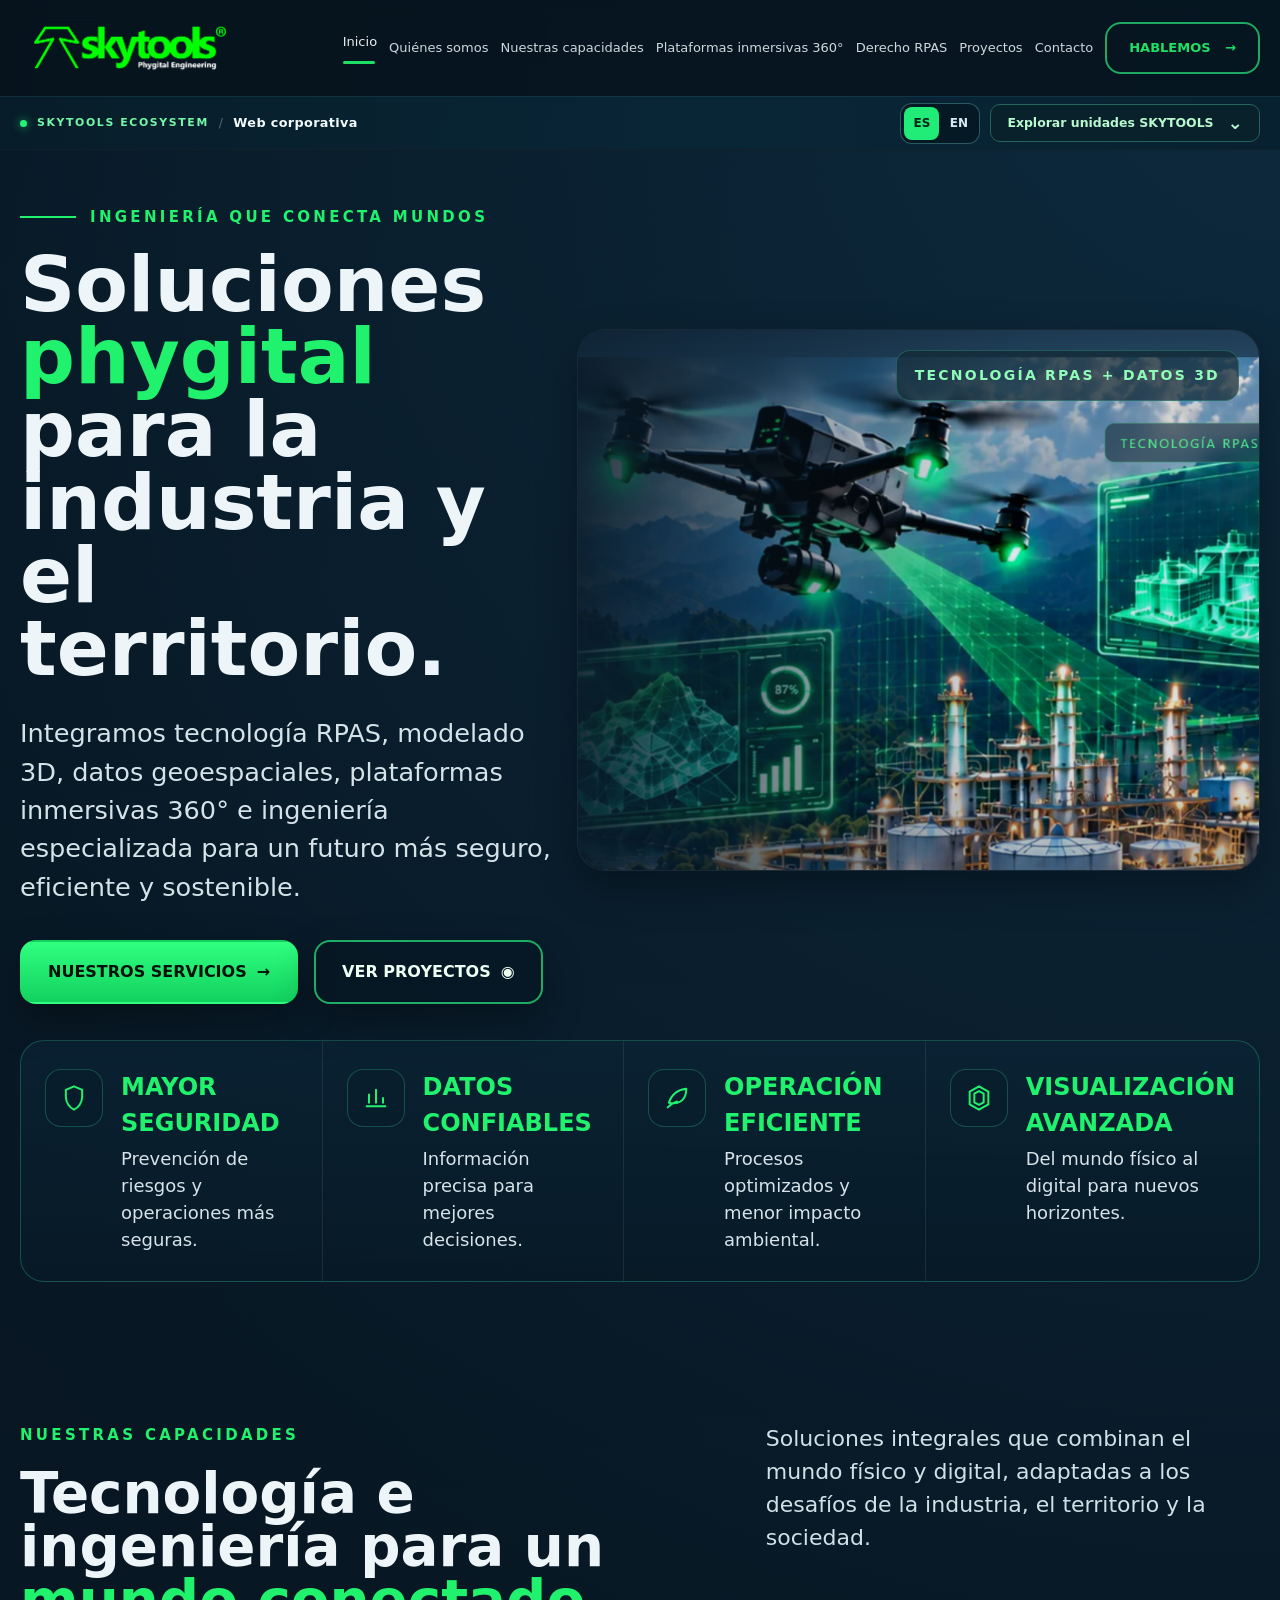
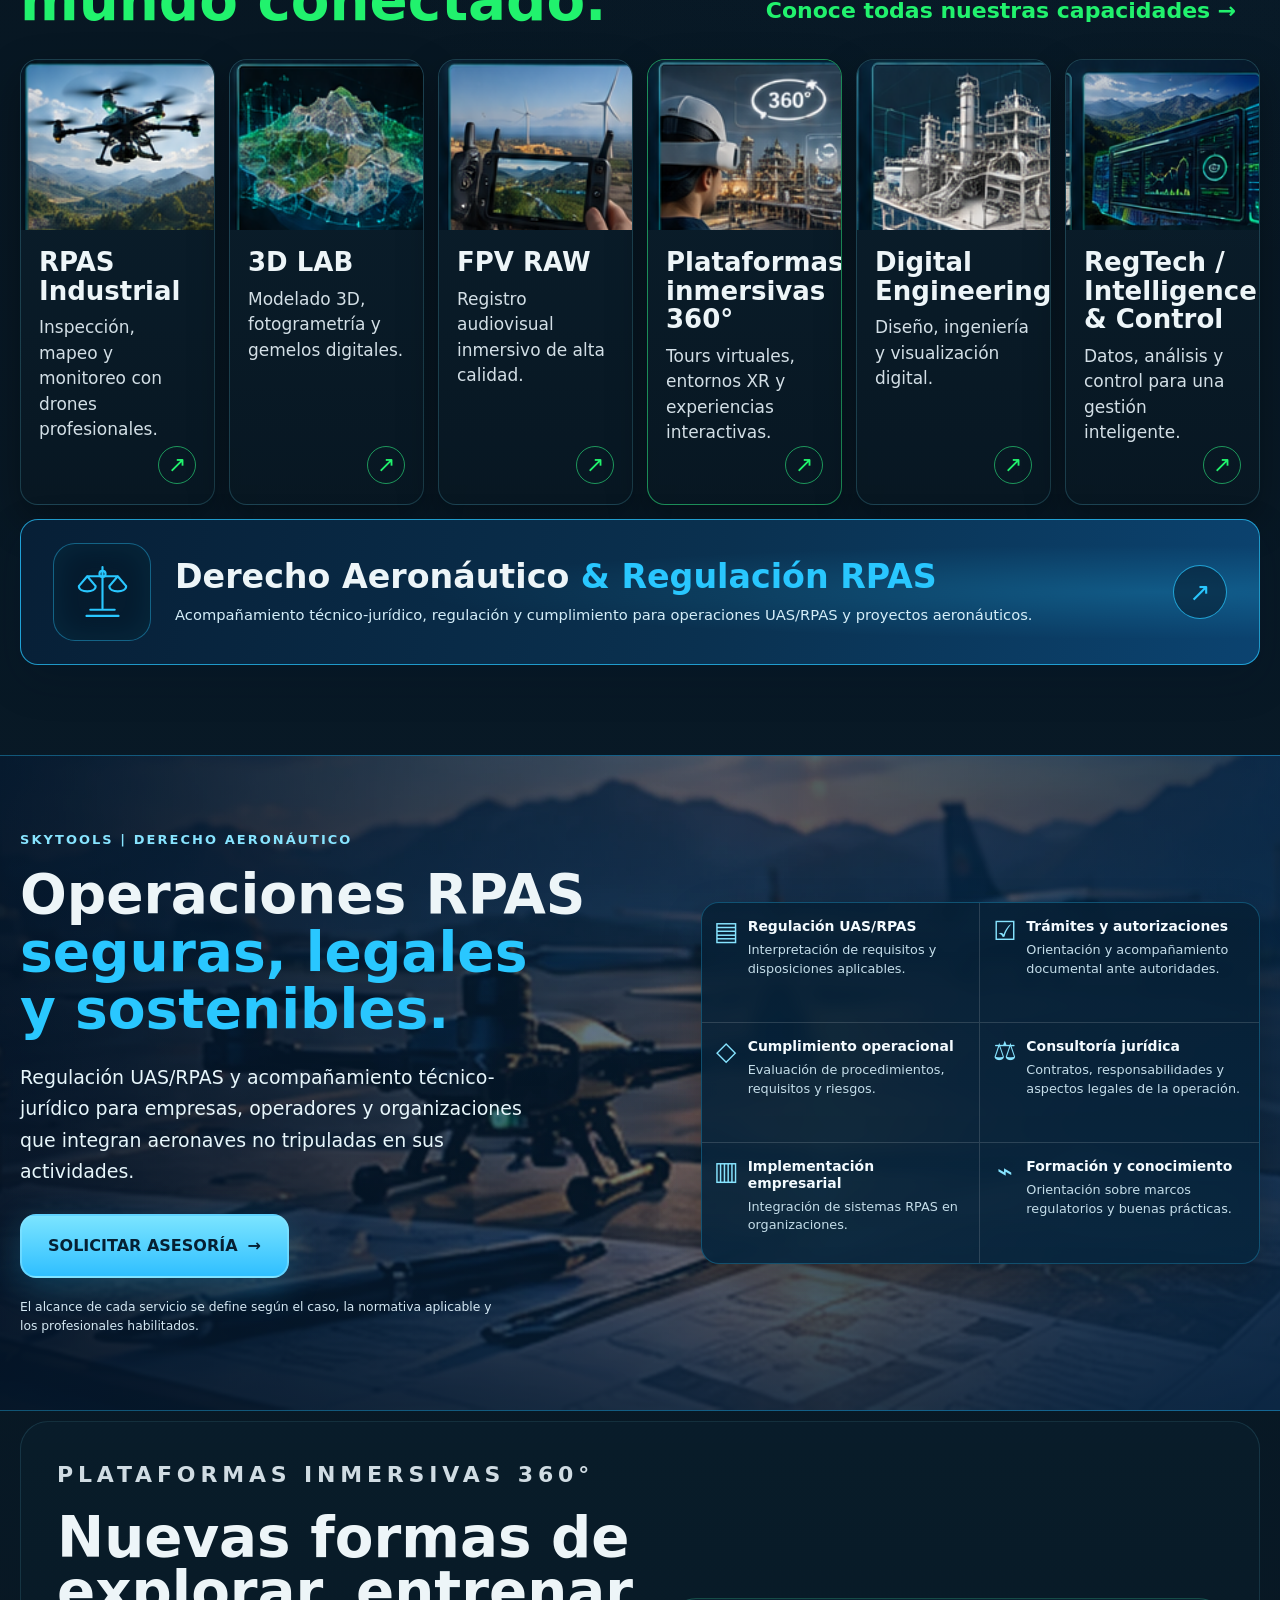
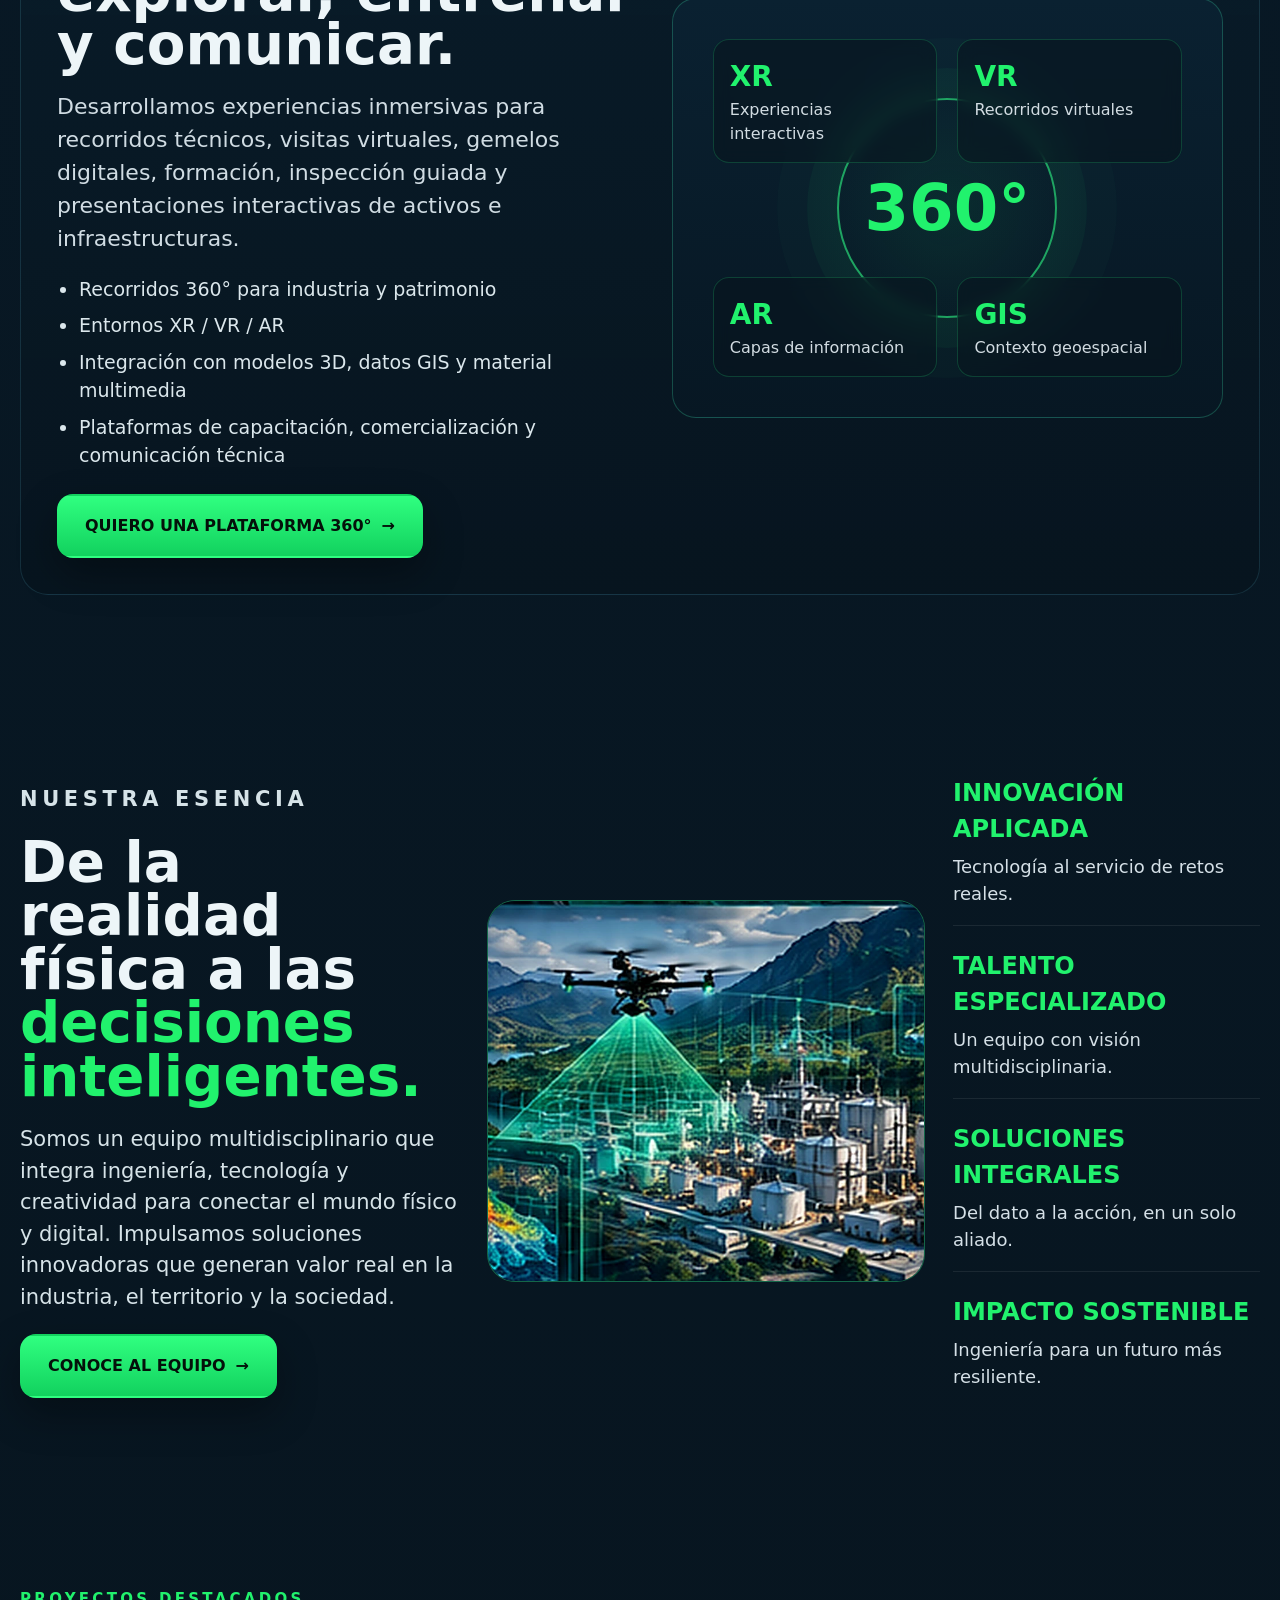
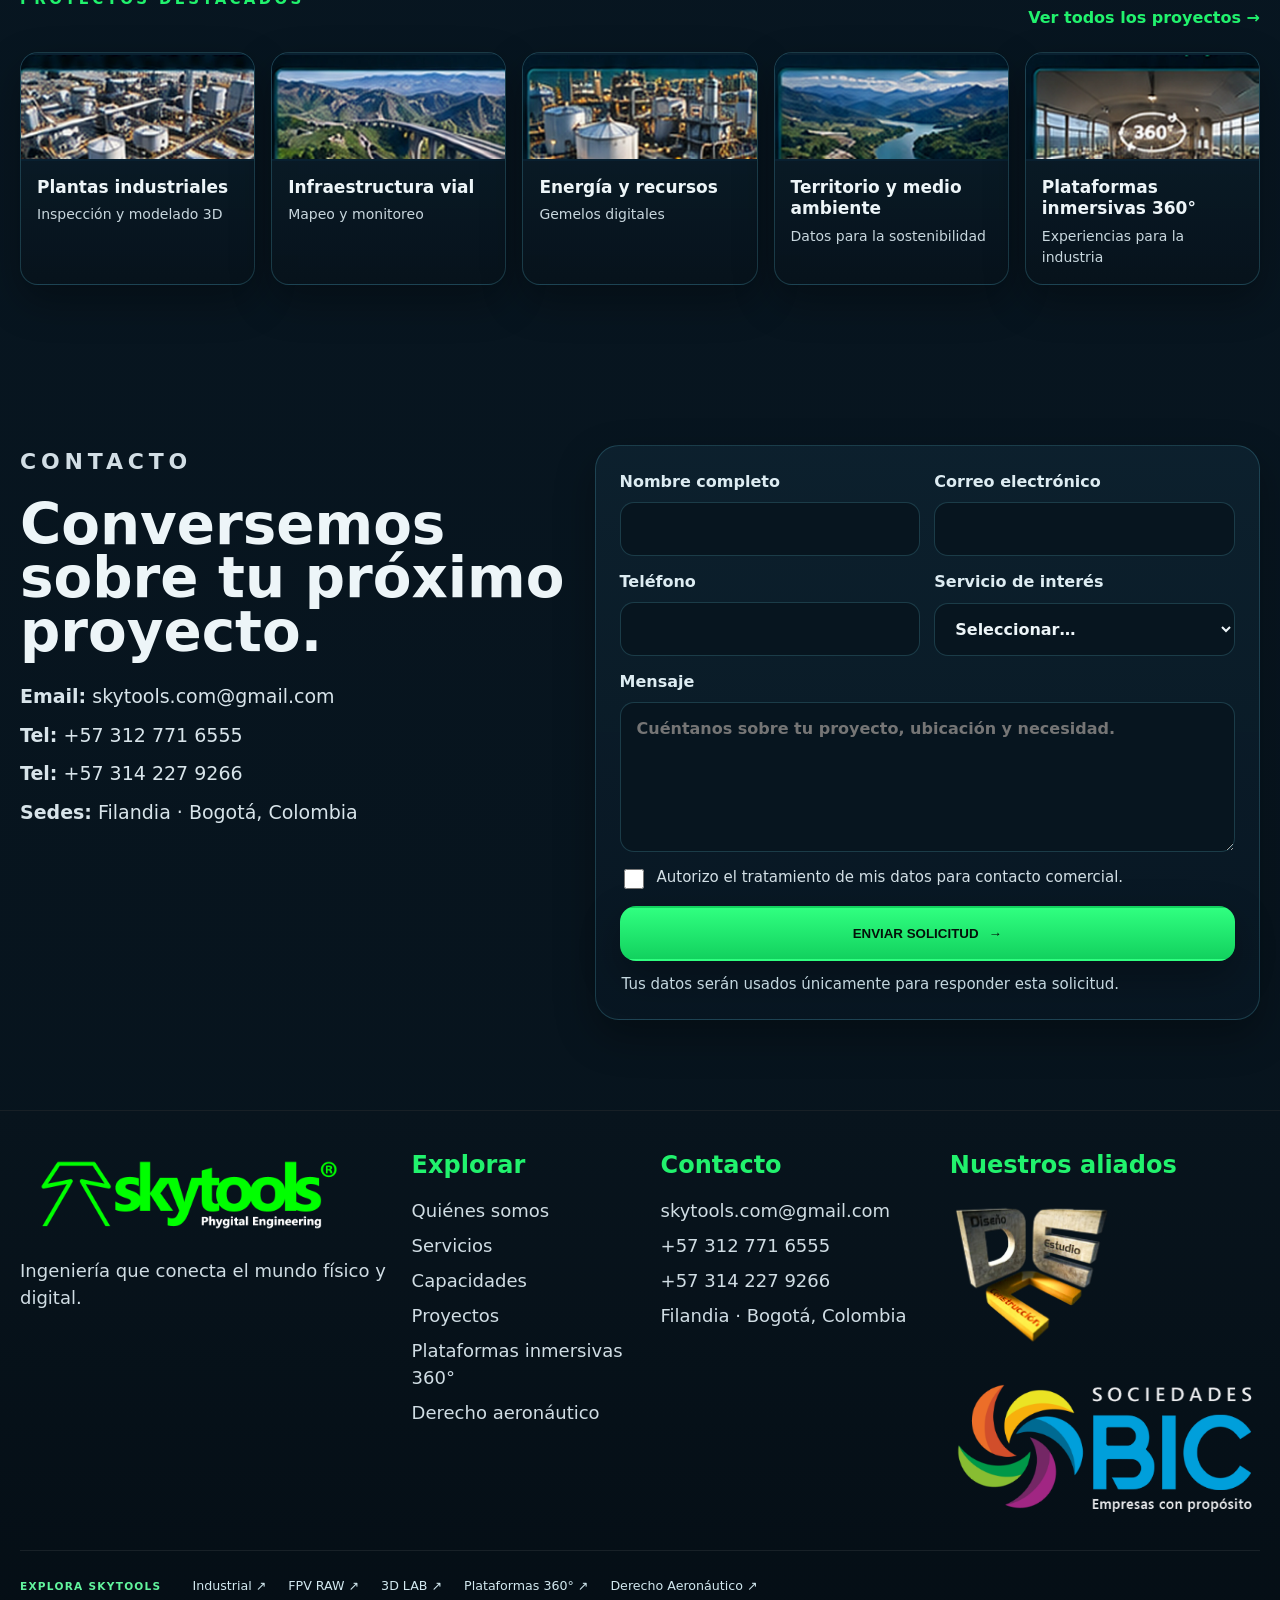
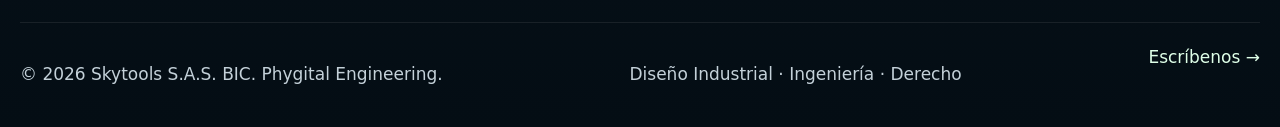
<file: index.html>
<!DOCTYPE html>

<html lang="es">
<head>
<meta charset="utf-8"/>
<meta content="width=device-width, initial-scale=1" name="viewport"/>
<title>SKYTOOLS | Phygital Engineering</title>
<meta content="SKYTOOLS S.A.S. BIC. Ingeniería phygital: RPAS, 3D, plataformas inmersivas 360°, derecho aeronáutico y soluciones industriales." name="description"/>
<meta content="#06131d" name="theme-color"/>
<link href="https://skytools.org/" rel="canonical"/><link href="https://skytools.org/" hreflang="x-default" rel="alternate"/><link href="https://skytools.org/en/" hreflang="en" rel="alternate"/><link href="https://skytools.org/" hreflang="es" rel="alternate"/>
<!-- SKYTOOLS | Open Graph / WhatsApp / redes sociales -->
<meta content="website" property="og:type"/>
<meta content="es_CO" property="og:locale"/>
<meta content="SKYTOOLS | Phygital Engineering" property="og:site_name"/>
<meta content="https://skytools.org/" property="og:url"/>
<meta content="SKYTOOLS | Phygital Engineering" property="og:title"/>
<meta content="Ingeniería que conecta mundos. RPAS industrial, 3D LAB, FPV RAW, plataformas inmersivas 360° y derecho aeronáutico." property="og:description"/>
<meta content="https://skytools.org/assets/img/og-skytools-main.png" property="og:image"/>
<meta content="https://skytools.org/assets/img/og-skytools-main.png" property="og:image:secure_url"/>
<meta content="image/png" property="og:image:type"/>
<meta content="1200" property="og:image:width"/>
<meta content="630" property="og:image:height"/>
<meta content="SKYTOOLS Phygital Engineering: Ingeniería que conecta mundos" property="og:image:alt"/>
<meta content="summary_large_image" name="twitter:card"/>
<meta content="SKYTOOLS | Phygital Engineering" name="twitter:title"/>
<meta content="Ingeniería que conecta mundos. RPAS, 3D, FPV y experiencias inmersivas." name="twitter:description"/>
<meta content="https://skytools.org/assets/img/og-skytools-main.png" name="twitter:image"/>
<!-- SKYTOOLS: favicon isotipo oficial (misma marca que INDUSTRIAL) -->
<link href="favicon.ico?v=20261020" rel="icon" sizes="any"/>
<link href="favicon-32x32.png?v=20261020" rel="icon" sizes="32x32" type="image/png"/>
<link href="favicon-16x16.png?v=20261020" rel="icon" sizes="16x16" type="image/png"/>
<link href="apple-touch-icon.png?v=20261020" rel="apple-touch-icon" sizes="180x180"/>
<link href="site.webmanifest" rel="manifest"/>
<link href="assets/css/styles.css?v=20261020-ecosystem-f02" rel="stylesheet"/>
</head>
<body>
<a class="skip-link" href="#contenido">Saltar al contenido</a>
<header class="site-header" id="inicio">
<div class="container header-inner">
<a aria-label="Skytools inicio" class="brand" href="#inicio">
<img alt="Skytools Phygital Engineering" decoding="async" src="assets/img/skytools-logo-original-safe.png"/>
</a>
<button aria-controls="mainNav" aria-expanded="false" aria-label="Abrir menú" class="menu-toggle" id="menuToggle">☰</button>
<nav aria-label="Principal" class="main-nav" id="mainNav">
<a class="active" href="#inicio">Inicio</a>
<a href="#quienes">Quiénes somos</a>
<a href="#capacidades">Nuestras capacidades</a>
<a href="#inmersivas">Plataformas inmersivas 360°</a>
<a href="https://legal.skytools.org/">Derecho RPAS</a>
<a href="#proyectos">Proyectos</a>
<a href="#contacto">Contacto</a>
<a class="cta-nav" href="#contacto">HABLEMOS <span>→</span></a>
</nav>
</div>
<!-- SKYTOOLS ECOSYSTEM | Barra global independiente del menu comercial -->
<div aria-label="SKYTOOLS Ecosystem" class="ecosystem-bar">
<div class="container ecosystem-bar-inner">
<div class="ecosystem-context"><span aria-hidden="true" class="ecosystem-dot"></span><span class="ecosystem-eyebrow">SKYTOOLS ECOSYSTEM</span><span aria-hidden="true" class="ecosystem-separator">/</span><strong>Web corporativa</strong></div>
<div class="ecosystem-controls"><nav aria-label="Idioma del sitio" class="language-switcher"><a aria-current="page" aria-label="Español (idioma actual)" class="lang-current" href="#inicio" hreflang="es" lang="es">ES</a><a aria-label="Cambiar a inglés" class="" href="/en/" hreflang="en" lang="en">EN</a></nav><details class="ecosystem-switcher" id="ecosystemSwitcher">
<summary class="ecosystem-switcher-trigger">Explorar unidades SKYTOOLS <span aria-hidden="true" class="ecosystem-chevron">⌄</span></summary>
<nav aria-label="Ir a las unidades de SKYTOOLS" class="ecosystem-dropdown">
<p class="ecosystem-dropdown-title">CONOCE NUESTRO ECOSISTEMA</p>
<a aria-current="page" class="ecosystem-unit is-current" href="#inicio"><span aria-hidden="true" class="ecosystem-unit-icon">⌂</span><span><b>SKYTOOLS Corporativo</b><small>Visión integral y portafolio</small></span><span aria-hidden="true" class="unit-status">Estás aquí</span></a>
<a class="ecosystem-unit" href="https://industrial.skytools.org/"><span aria-hidden="true" class="ecosystem-unit-icon">✦</span><span><b>RPAS Industrial</b><small>Inspección, datos y levantamientos</small></span><span aria-hidden="true">↗</span></a>
<a class="ecosystem-unit" href="https://fpvraw.skytools.org/"><span aria-hidden="true" class="ecosystem-unit-icon">▷</span><span><b>FPV RAW</b><small>Producción audiovisual aérea</small></span><span aria-hidden="true">↗</span></a>
<a class="ecosystem-unit" href="https://3d.skytools.org/"><span aria-hidden="true" class="ecosystem-unit-icon">⬡</span><span><b>3D LAB</b><small>Diseño y prototipado de precisión</small></span><span aria-hidden="true">↗</span></a>
<div class="ecosystem-dropdown-divider" role="separator"></div>
<a class="ecosystem-unit" href="https://immersive.skytools.org/"><span aria-hidden="true" class="ecosystem-unit-icon">◎</span><span><b>Plataformas inmersivas 360°</b><small>Experiencias e interacción digital</small></span><span aria-hidden="true">↗</span></a>
<a class="ecosystem-unit" href="https://legal.skytools.org/"><span aria-hidden="true" class="ecosystem-unit-icon cyan">⚖</span><span><b>Derecho Aeronáutico</b><small>Regulación y cumplimiento RPAS</small></span><span aria-hidden="true">↗</span></a>
</nav>
</details></div></div>
</div>
</header>
<main id="contenido">
<section class="hero">
<div class="container hero-grid">
<div class="hero-copy">
<p class="eyebrow"><span></span> INGENIERÍA QUE CONECTA MUNDOS</p>
<h1>Soluciones <strong>phygital</strong> para la industria y el territorio.</h1>
<p class="lead">Integramos tecnología RPAS, modelado 3D, datos geoespaciales, plataformas inmersivas 360° e ingeniería especializada para un futuro más seguro, eficiente y sostenible.</p>
<div class="hero-actions">
<a class="btn btn-solid" href="#capacidades">NUESTROS SERVICIOS <span>→</span></a>
<a class="btn btn-outline" href="#proyectos">VER PROYECTOS <span>◉</span></a>
</div>
</div>
<div class="hero-visual">
<img alt="Dron sobre planta industrial con visualización digital" src="assets/img/hero-visual.png"/>
<div class="hero-chip">TECNOLOGÍA RPAS + DATOS 3D</div>
</div>
</div>
<div class="container benefits">
<article>
<div class="icon-box"><svg viewbox="0 0 24 24"><path d="M12 2l7 3v6c0 5-3.4 9.5-7 11-3.6-1.5-7-6-7-11V5l7-3z"></path></svg></div>
<div><h3>MAYOR SEGURIDAD</h3><p>Prevención de riesgos y operaciones más seguras.</p></div>
</article>
<article>
<div class="icon-box"><svg viewbox="0 0 24 24"><path d="M4 19h16M6 16V9m6 7V5m6 11v-4"></path></svg></div>
<div><h3>DATOS CONFIABLES</h3><p>Información precisa para mejores decisiones.</p></div>
</article>
<article>
<div class="icon-box"><svg viewbox="0 0 24 24"><path d="M20 4c-9 1-13 6-15 12 4 1 7 1 10-1 3-2 5-6 5-11zM4 20c2-2 4-4 8-5"></path></svg></div>
<div><h3>OPERACIÓN EFICIENTE</h3><p>Procesos optimizados y menor impacto ambiental.</p></div>
</article>
<article>
<div class="icon-box"><svg viewbox="0 0 24 24"><path d="M12 2l8 4.5v11L12 22l-8-4.5v-11L12 2zm0 4.2L8 8.3v7.4l4 2.1 4-2.1V8.3L12 6.2z"></path></svg></div>
<div><h3>VISUALIZACIÓN AVANZADA</h3><p>Del mundo físico al digital para nuevos horizontes.</p></div>
</article>
</div>
</section>
<section class="section" id="capacidades">
<div class="container section-head section-two-col">
<div>
<p class="section-tag">NUESTRAS CAPACIDADES</p>
<h2>Tecnología e ingeniería para un <span>mundo conectado.</span></h2>
</div>
<div class="section-side">
<p>Soluciones integrales que combinan el mundo físico y digital, adaptadas a los desafíos de la industria, el territorio y la sociedad.</p>
<a class="inline-link" href="#contacto">Conoce todas nuestras capacidades →</a>
</div>
</div>
<div class="container cards-grid">
<a class="service-card" href="https://industrial.skytools.org/">
<img alt="RPAS Industrial" src="assets/img/service-rpas.png"/>
<div class="card-body"><h3>RPAS Industrial</h3><p>Inspección, mapeo y monitoreo con drones profesionales.</p><span>↗</span></div>
</a>
<a class="service-card" href="https://3d.skytools.org/">
<img alt="3D LAB" src="assets/img/service-3d.png"/>
<div class="card-body"><h3>3D LAB</h3><p>Modelado 3D, fotogrametría y gemelos digitales.</p><span>↗</span></div>
</a>
<a class="service-card" href="https://fpvraw.skytools.org/">
<img alt="FPV RAW" src="assets/img/service-fpv.png"/>
<div class="card-body"><h3>FPV RAW</h3><p>Registro audiovisual inmersivo de alta calidad.</p><span>↗</span></div>
</a>
<a class="service-card highlight" href="https://immersive.skytools.org/">
<img alt="Plataformas inmersivas 360 grados" src="assets/img/service-360.png"/>
<div class="card-body"><h3>Plataformas inmersivas 360°</h3><p>Tours virtuales, entornos XR y experiencias interactivas.</p><span>↗</span></div>
</a>
<a class="service-card" href="#contacto">
<img alt="Digital Engineering" src="assets/img/service-digital.png"/>
<div class="card-body"><h3>Digital Engineering</h3><p>Diseño, ingeniería y visualización digital.</p><span>↗</span></div>
</a>
<a class="service-card" href="#contacto">
<img alt="RegTech e Intelligence &amp; Control" src="assets/img/service-regtech.png"/>
<div class="card-body"><h3>RegTech / Intelligence &amp; Control</h3><p>Datos, análisis y control para una gestión inteligente.</p><span>↗</span></div>
</a>
<a aria-label="Conocer Derecho Aeronáutico y regulación UAS RPAS" class="service-card legal-feature-card" href="https://legal.skytools.org/">
<div aria-hidden="true" class="legal-feature-icon">
<svg fill="none" stroke="currentColor" stroke-linecap="round" stroke-linejoin="round" stroke-width="2.8" viewbox="0 0 80 80">
<path d="M40 8v54M20 20h40M9 33l11-13 11 13M49 33l11-13 11 13M9 33c0 9 22 9 22 0M49 33c0 9 22 9 22 0M24 64h32M19 72h42"></path>
<circle cx="40" cy="17" r="4"></circle>
</svg>
</div>
<div class="legal-feature-text">
<h3>Derecho Aeronáutico <span>&amp; Regulación RPAS</span></h3>
<p>Acompañamiento técnico-jurídico, regulación y cumplimiento para operaciones UAS/RPAS y proyectos aeronáuticos.</p>
</div>
<span aria-hidden="true" class="legal-feature-arrow">↗</span>
</a>
</div>
</section>
<section aria-labelledby="legal-title" class="section legal-section" id="derecho-aeronautico">
<div class="container legal-section-inner">
<div aria-label="Aeronave RPAS sobre plataforma aeroportuaria junto a planos y documentación aeronáutica" class="legal-photo" role="img"></div>
<div class="legal-content">
<p class="section-tag">SKYTOOLS | DERECHO AERONÁUTICO</p>
<h2 id="legal-title">Operaciones RPAS <span>seguras, legales y sostenibles.</span></h2>
<p class="legal-description">Regulación UAS/RPAS y acompañamiento técnico-jurídico para empresas, operadores y organizaciones que integran aeronaves no tripuladas en sus actividades.</p>
<a class="btn btn-solid legal-cta" href="https://legal.skytools.org/">SOLICITAR ASESORÍA <span aria-hidden="true">→</span></a>
<p class="legal-fineprint">El alcance de cada servicio se define según el caso, la normativa aplicable y los profesionales habilitados.</p>
</div>
<div aria-label="Servicios de derecho aeronáutico" class="legal-services">
<article class="legal-service">
<span aria-hidden="true" class="legal-service-icon">▤</span>
<div><h3>Regulación UAS/RPAS</h3><p>Interpretación de requisitos y disposiciones aplicables.</p></div>
</article>
<article class="legal-service">
<span aria-hidden="true" class="legal-service-icon">☑</span>
<div><h3>Trámites y autorizaciones</h3><p>Orientación y acompañamiento documental ante autoridades.</p></div>
</article>
<article class="legal-service">
<span aria-hidden="true" class="legal-service-icon">◇</span>
<div><h3>Cumplimiento operacional</h3><p>Evaluación de procedimientos, requisitos y riesgos.</p></div>
</article>
<article class="legal-service">
<span aria-hidden="true" class="legal-service-icon">⚖</span>
<div><h3>Consultoría jurídica</h3><p>Contratos, responsabilidades y aspectos legales de la operación.</p></div>
</article>
<article class="legal-service">
<span aria-hidden="true" class="legal-service-icon">▥</span>
<div><h3>Implementación empresarial</h3><p>Integración de sistemas RPAS en organizaciones.</p></div>
</article>
<article class="legal-service">
<span aria-hidden="true" class="legal-service-icon">⌁</span>
<div><h3>Formación y conocimiento</h3><p>Orientación sobre marcos regulatorios y buenas prácticas.</p></div>
</article>
</div>
</div>
</section>
<section class="section immersive" id="inmersivas">
<div class="container immersive-grid">
<div>
<p class="section-tag">PLATAFORMAS INMERSIVAS 360°</p>
<h2>Nuevas formas de explorar, entrenar y comunicar.</h2>
<p>Desarrollamos experiencias inmersivas para recorridos técnicos, visitas virtuales, gemelos digitales, formación, inspección guiada y presentaciones interactivas de activos e infraestructuras.</p>
<ul class="feature-list">
<li>Recorridos 360° para industria y patrimonio</li>
<li>Entornos XR / VR / AR</li>
<li>Integración con modelos 3D, datos GIS y material multimedia</li>
<li>Plataformas de capacitación, comercialización y comunicación técnica</li>
</ul>
<a class="btn btn-solid" href="https://immersive.skytools.org/">QUIERO UNA PLATAFORMA 360° <span>→</span></a>
</div>
<div class="immersive-panel">
<div class="immersive-ring">360°</div>
<div class="immersive-cards">
<div><strong>XR</strong><span>Experiencias interactivas</span></div>
<div><strong>VR</strong><span>Recorridos virtuales</span></div>
<div><strong>AR</strong><span>Capas de información</span></div>
<div><strong>GIS</strong><span>Contexto geoespacial</span></div>
</div>
</div>
</div>
</section>
<section class="section about" id="quienes">
<div class="container about-grid">
<div class="about-copy">
<p class="section-tag">NUESTRA ESENCIA</p>
<h2>De la realidad física a las <span>decisiones inteligentes.</span></h2>
<p>Somos un equipo multidisciplinario que integra ingeniería, tecnología y creatividad para conectar el mundo físico y digital. Impulsamos soluciones innovadoras que generan valor real en la industria, el territorio y la sociedad.</p>
<a class="btn btn-solid" href="#contacto">CONOCE AL EQUIPO <span>→</span></a>
</div>
<div class="about-visual">
<div class="about-visual-media">
<img alt="Tecnología RPAS, ingeniería industrial y visualización de datos geoespaciales" loading="lazy" src="assets/img/ingenieria-phygital.webp"/>
</div>
</div>
<div class="about-points">
<article><h3>INNOVACIÓN APLICADA</h3><p>Tecnología al servicio de retos reales.</p></article>
<article><h3>TALENTO ESPECIALIZADO</h3><p>Un equipo con visión multidisciplinaria.</p></article>
<article><h3>SOLUCIONES INTEGRALES</h3><p>Del dato a la acción, en un solo aliado.</p></article>
<article><h3>IMPACTO SOSTENIBLE</h3><p>Ingeniería para un futuro más resiliente.</p></article>
</div>
</div>
</section>
<section class="section projects" id="proyectos">
<div class="container project-head">
<div>
<p class="section-tag">PROYECTOS DESTACADOS</p>
</div>
<a class="inline-link" href="#contacto">Ver todos los proyectos →</a>
</div>
<div class="container projects-grid">
<article class="project-card"><img alt="Plantas industriales" src="assets/img/project-1.webp"/><div><h3>Plantas industriales</h3><p>Inspección y modelado 3D</p></div></article>
<article class="project-card"><img alt="Infraestructura vial" src="assets/img/project-2.webp"/><div><h3>Infraestructura vial</h3><p>Mapeo y monitoreo</p></div></article>
<article class="project-card"><img alt="Energía y recursos" src="assets/img/project-3.webp"/><div><h3>Energía y recursos</h3><p>Gemelos digitales</p></div></article>
<article class="project-card"><img alt="Territorio y medio ambiente" src="assets/img/project-4.webp"/><div><h3>Territorio y medio ambiente</h3><p>Datos para la sostenibilidad</p></div></article>
<article class="project-card"><img alt="Plataformas inmersivas 360" src="assets/img/project-5.webp"/><div><h3>Plataformas inmersivas 360°</h3><p>Experiencias para la industria</p></div></article>
</div>
</section>
<section class="section contact" id="contacto">
<div class="container contact-grid">
<div class="contact-copy">
<p class="section-tag">CONTACTO</p>
<h2>Conversemos sobre tu próximo proyecto.</h2>
<ul class="contact-data">
<li><strong>Email:</strong> skytools.com@gmail.com</li>
<li><strong>Tel:</strong> +57 312 771 6555</li>
<li><strong>Tel:</strong> +57 314 227 9266</li>
<li><strong>Sedes:</strong> Filandia · Bogotá, Colombia</li>
</ul>
</div>
<form class="lead-form" id="leadForm">
<div class="form-row">
<label>Nombre completo<input name="nombre" required="" type="text"/></label>
<label>Correo electrónico<input name="correo" required="" type="email"/></label>
</div>
<div class="form-row">
<label>Teléfono<input name="telefono" type="tel"/></label>
<label>Servicio de interés
              <select name="tema" required="">
<option value="">Seleccionar…</option>
<option>RPAS Industrial</option>
<option>3D LAB</option>
<option>FPV RAW</option>
<option>Plataformas inmersivas 360°</option>
<option>Digital Engineering</option>
<option>RegTech / Intelligence &amp; Control</option>
<option value="Derecho aeronáutico / RPAS">Derecho aeronáutico / RPAS</option>
</select>
</label>
</div>
<label>Mensaje<textarea name="mensaje" placeholder="Cuéntanos sobre tu proyecto, ubicación y necesidad." required="" rows="5"></textarea></label>
<label class="consent"><input name="privacy_consent" required="" type="checkbox"/> Autorizo el tratamiento de mis datos para contacto comercial.</label>
<label class="honeypot">No completar<input autocomplete="off" name="website" tabindex="-1" type="text"/></label>
<button class="btn btn-solid full" type="submit">ENVIAR SOLICITUD <span>→</span></button>
<p class="form-status" id="formStatus">Tus datos serán usados únicamente para responder esta solicitud.</p>
</form>
</div>
</section>
</main>
<footer class="site-footer">
<div class="container footer-top">
<div class="footer-brand">
<img alt="Skytools Phygital Engineering" decoding="async" src="assets/img/skytools-logo-original-safe.png"/>
<p>Ingeniería que conecta el mundo físico y digital.</p>
</div>
<div class="footer-col">
<h3>Explorar</h3>
<a href="#quienes">Quiénes somos</a>
<a href="#capacidades">Servicios</a>
<a href="#capacidades">Capacidades</a>
<a href="#proyectos">Proyectos</a>
<a href="https://immersive.skytools.org/">Plataformas inmersivas 360°</a>
<a href="https://legal.skytools.org/">Derecho aeronáutico</a>
</div>
<div class="footer-col">
<h3>Contacto</h3>
<a href="mailto:skytools.com@gmail.com">skytools.com@gmail.com</a>
<a href="tel:+573127716555">+57 312 771 6555</a>
<a href="tel:+573142279266">+57 314 227 9266</a>
<span>Filandia · Bogotá, Colombia</span>
</div>
<div class="footer-col partners">
<h3>Nuestros aliados</h3>
<div class="partner-logos">
<img alt="DEC Ingeniería — Diseño, Estudio, Construcción" class="dec-logo" decoding="async" loading="lazy" src="assets/img/partner-dec-original.png"/>
<div aria-label="Sociedades BIC, Empresas con propósito" class="bic-block">
<img alt="Logo Sociedades BIC" class="bic-logo bic-logo-full" decoding="async" loading="lazy" src="assets/img/bic-original.png"/>
</div>
</div>
</div>
</div>
<!-- Descubrimiento de unidades: complemento al footer institucional vigente -->
<div aria-label="Otras unidades SKYTOOLS" class="container ecosystem-footer-links">
<span>EXPLORA SKYTOOLS</span>
<a href="https://industrial.skytools.org/">Industrial ↗</a>
<a href="https://fpvraw.skytools.org/">FPV RAW ↗</a>
<a href="https://3d.skytools.org/">3D LAB ↗</a>
<a href="https://immersive.skytools.org/">Plataformas 360° ↗</a>
<a href="https://legal.skytools.org/">Derecho Aeronáutico ↗</a>
</div>
<div class="container footer-bottom">
<p>© 2026 Skytools S.A.S. BIC. Phygital Engineering.</p>
<p>Diseño Industrial · Ingeniería · Derecho</p>
<a href="#contacto">Escríbenos →</a>
</div>
</footer>
<script src="assets/js/lead-config.js"></script>
<script src="assets/js/main.js?v=20261020-ecosystem-f02"></script>
</body>
</html>
</file>
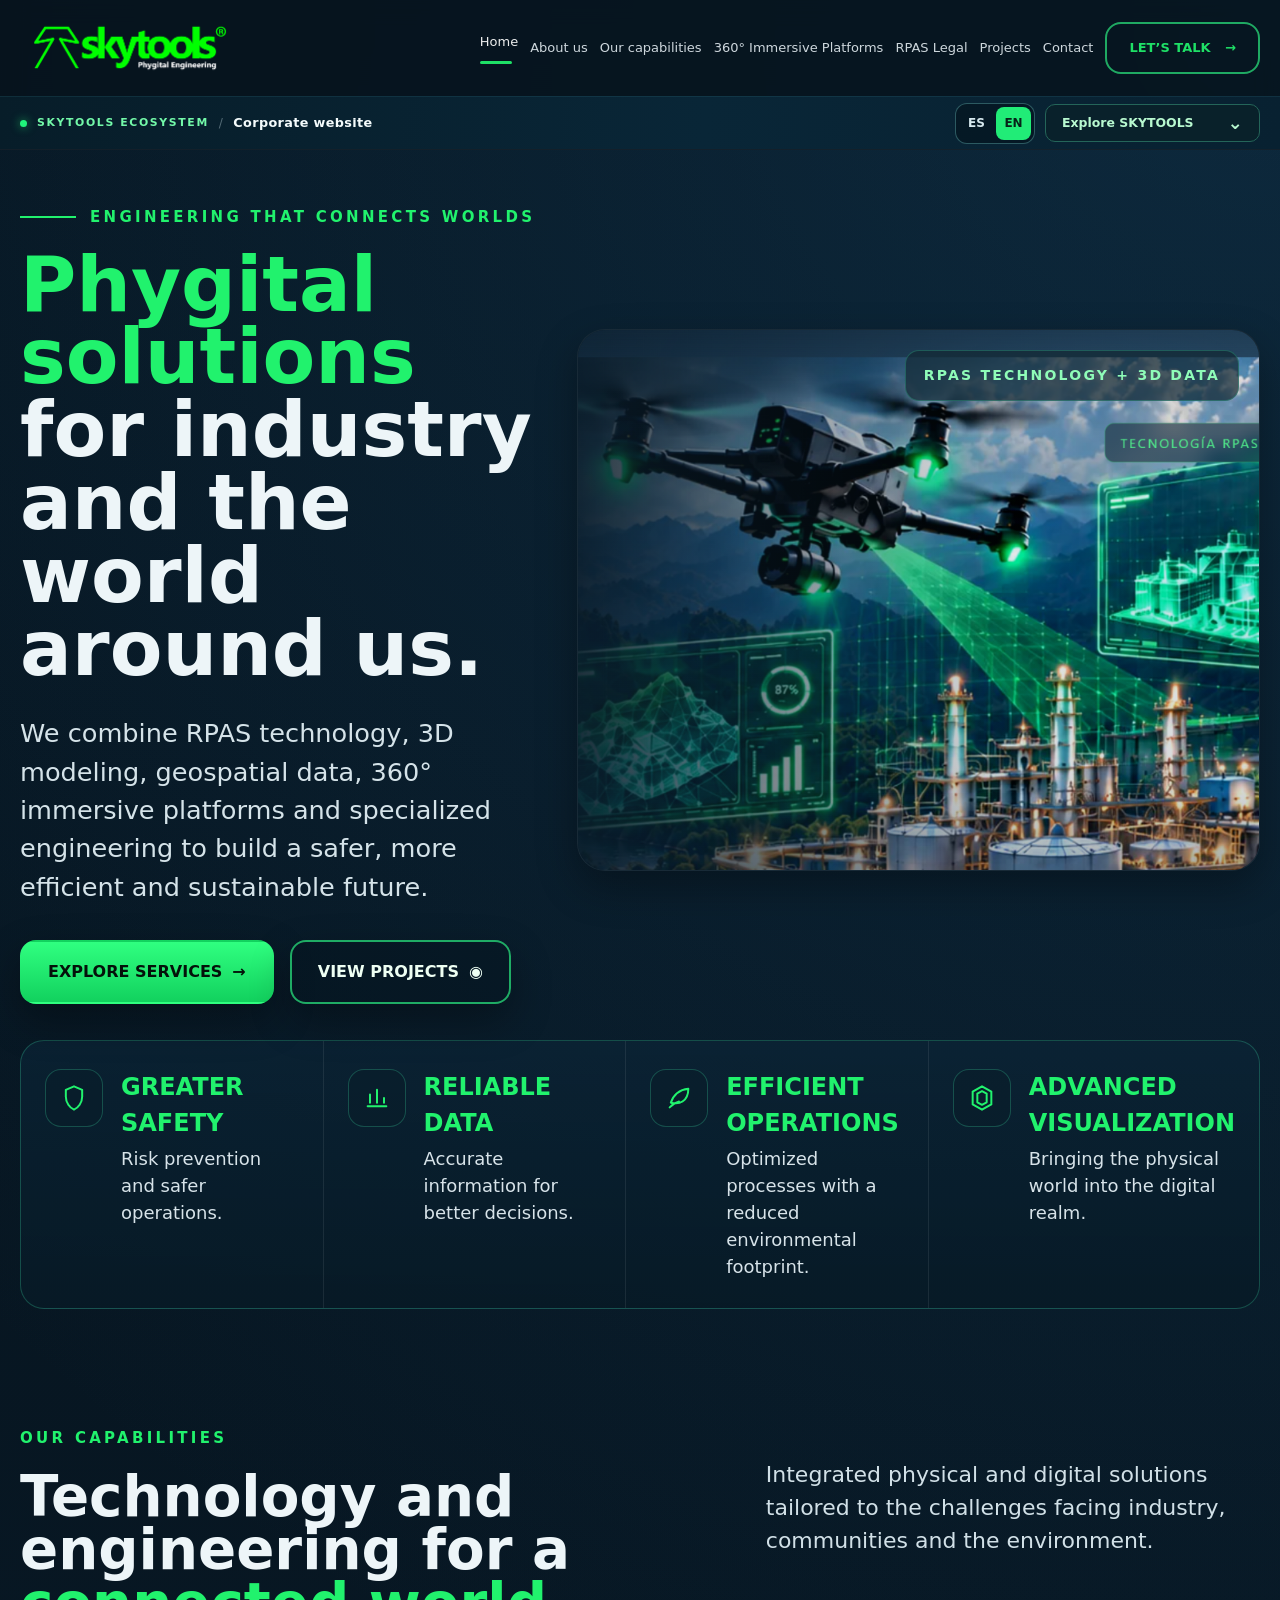
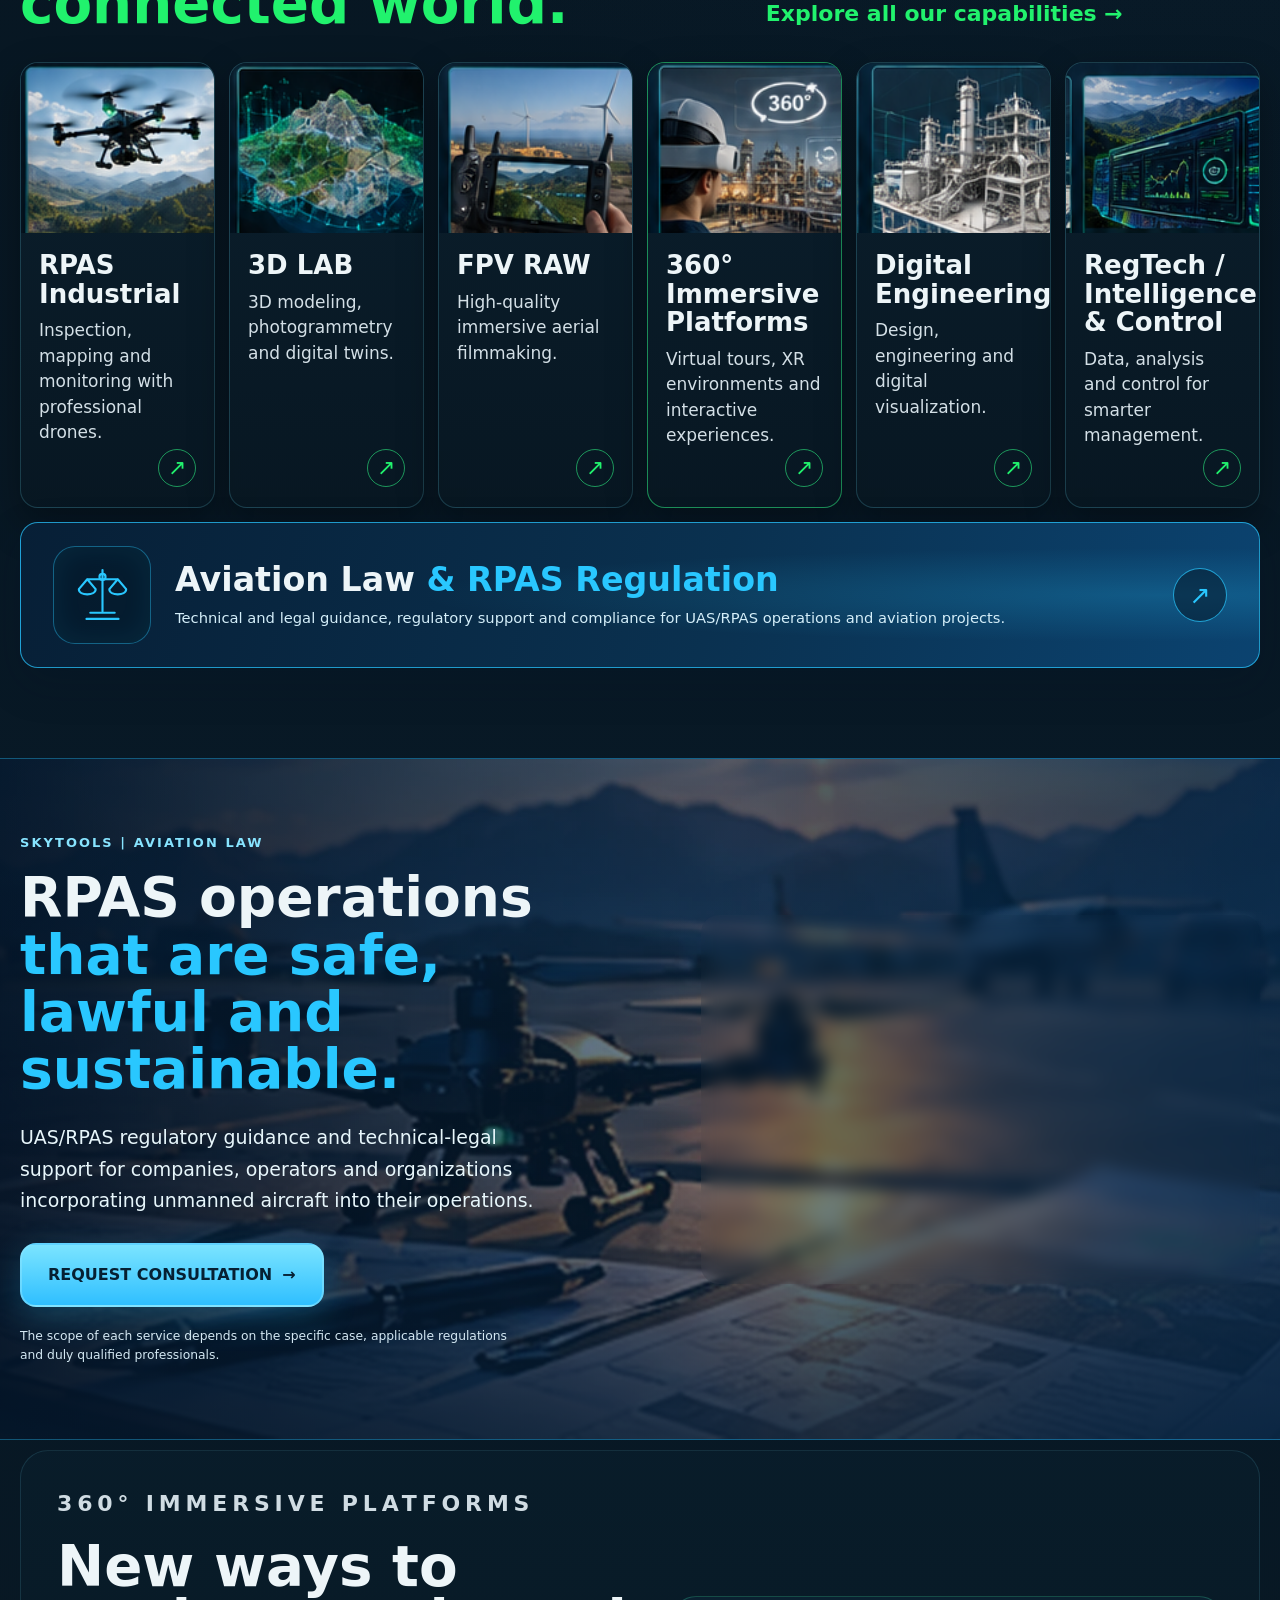
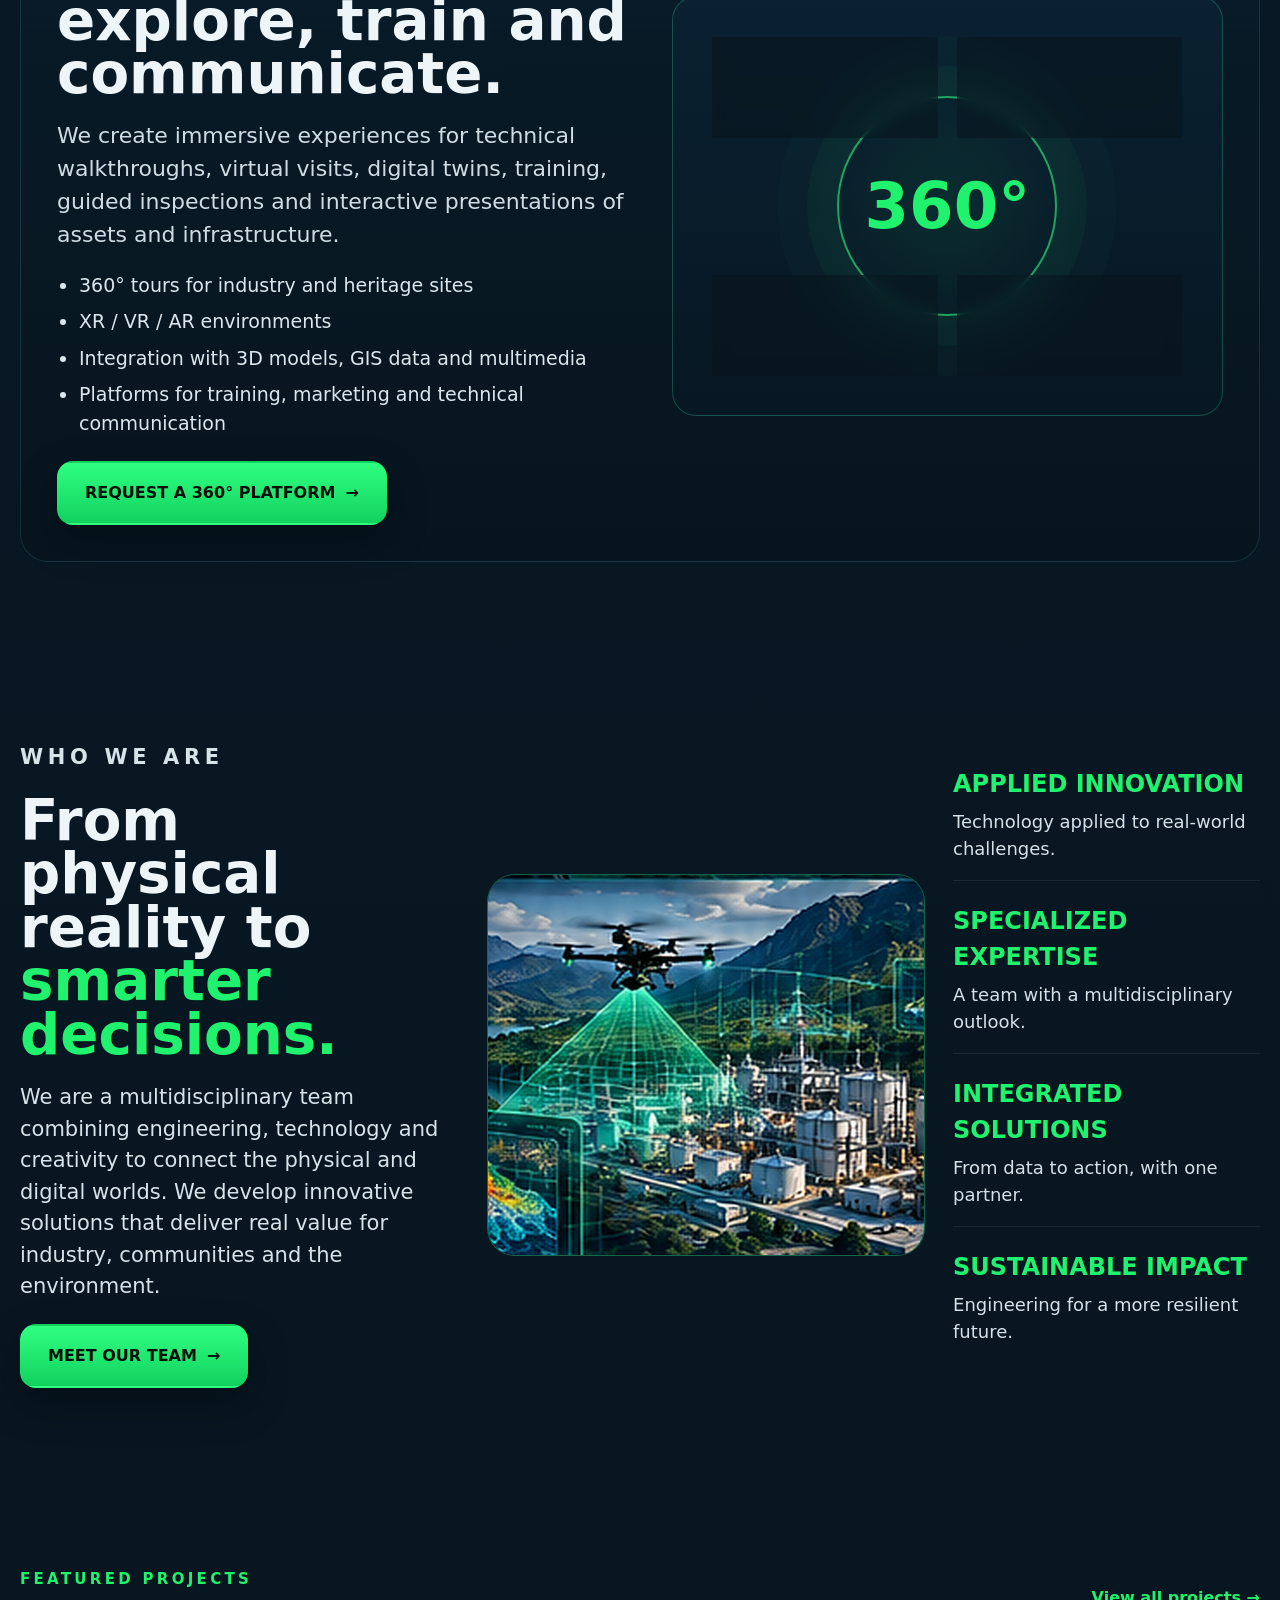
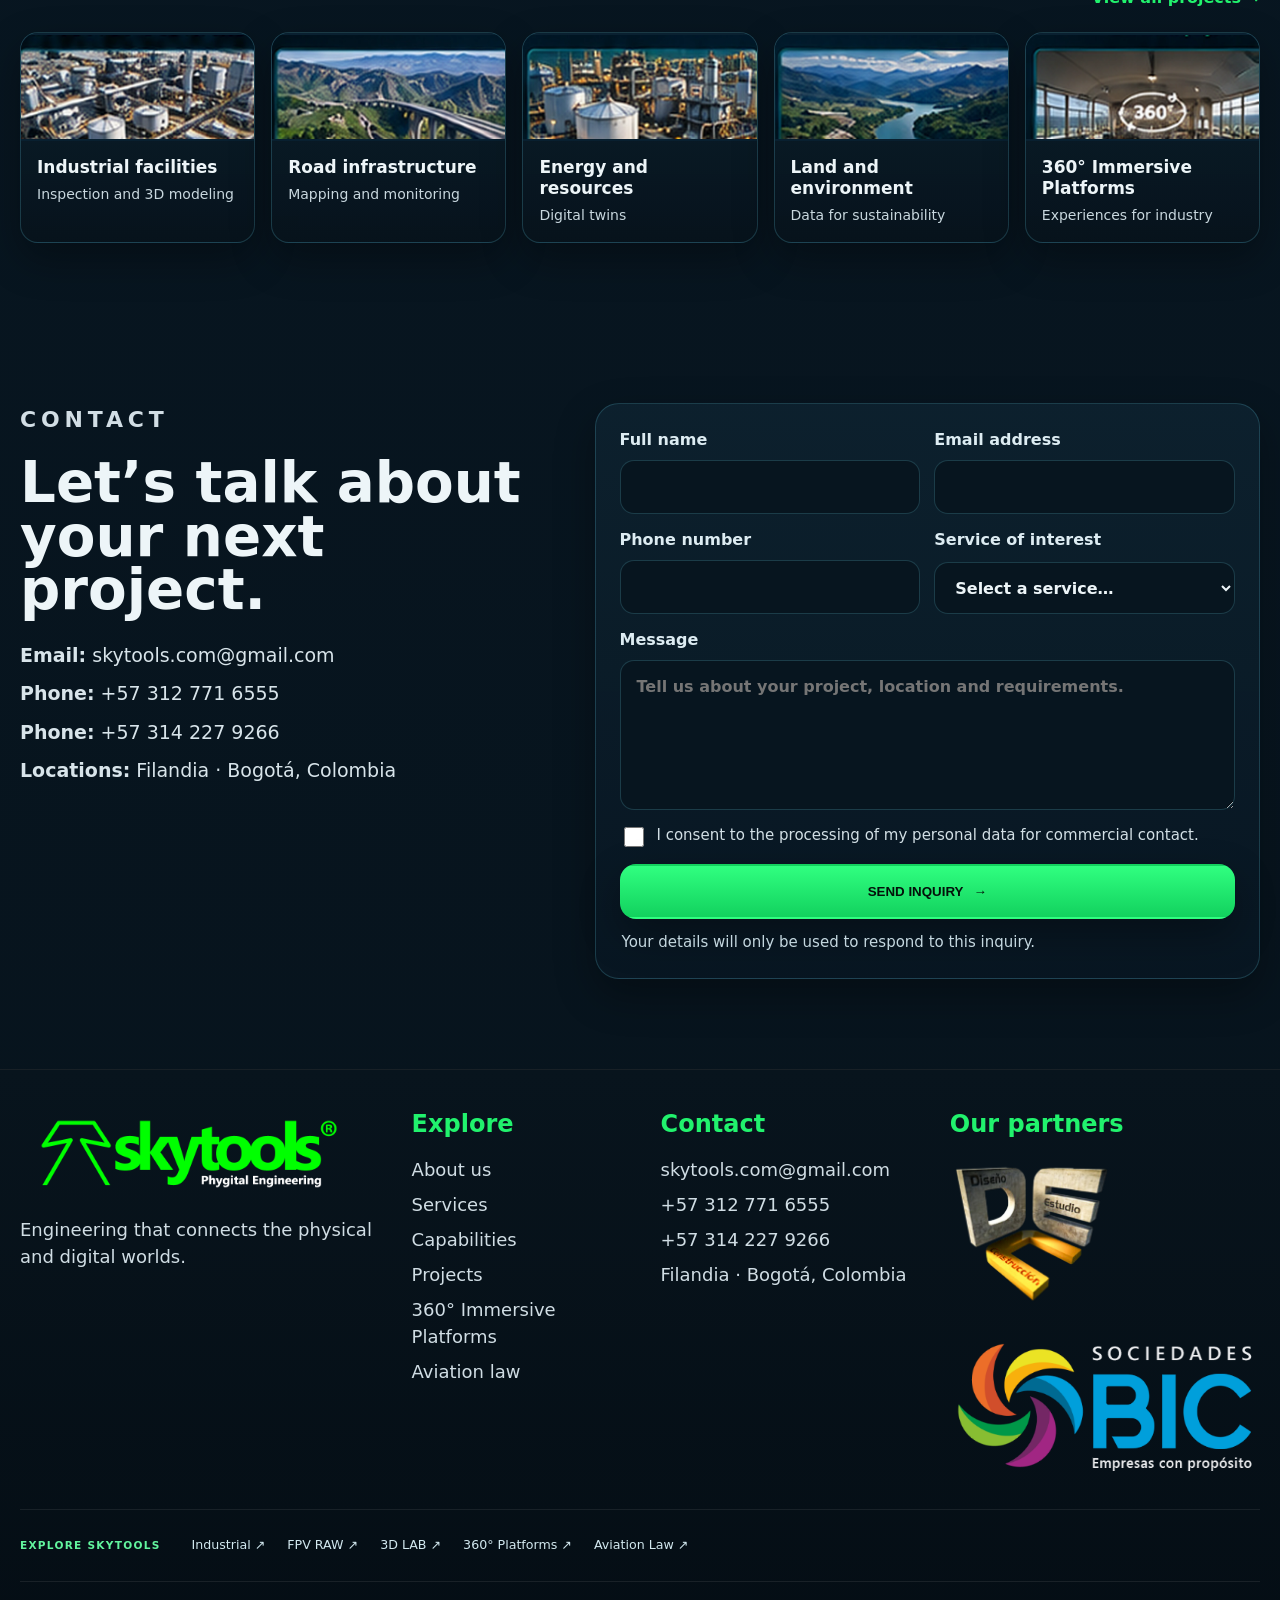
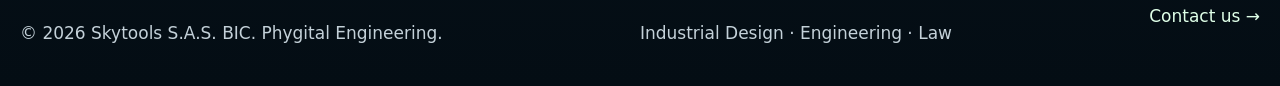
<file: en/index.html>
<!DOCTYPE html>

<html lang="en">
<head>
<meta charset="utf-8"/>
<meta content="width=device-width, initial-scale=1" name="viewport"/>
<title>SKYTOOLS | Phygital Engineering | Engineering Solutions</title>
<meta content="SKYTOOLS Phygital Engineering: industrial RPAS, 3D solutions, FPV aerial video, immersive platforms and aviation law support in Colombia." name="description"/>
<meta content="#06131d" name="theme-color"/>
<link href="https://skytools.org/en/" rel="canonical"/><link href="https://skytools.org/" hreflang="x-default" rel="alternate"/><link href="https://skytools.org/en/" hreflang="en" rel="alternate"/><link href="https://skytools.org/" hreflang="es" rel="alternate"/>
<!-- SKYTOOLS | Open Graph / WhatsApp / redes sociales -->
<meta content="website" property="og:type"/>
<meta content="en_US" property="og:locale"/>
<meta content="SKYTOOLS | Phygital Engineering" property="og:site_name"/>
<meta content="https://skytools.org/en/" property="og:url"/>
<meta content="SKYTOOLS | Phygital Engineering | Engineering that Connects Worlds" property="og:title"/>
<meta content="Engineering that connects worlds. Industrial RPAS, 3D LAB, FPV RAW, 360° immersive platforms and aviation law." property="og:description"/>
<meta content="https://skytools.org/assets/img/og-skytools-main-en.png" property="og:image"/>
<meta content="https://skytools.org/assets/img/og-skytools-main-en.png" property="og:image:secure_url"/>
<meta content="image/png" property="og:image:type"/>
<meta content="1200" property="og:image:width"/>
<meta content="630" property="og:image:height"/>
<meta content="SKYTOOLS Phygital Engineering: Engineering that connects worlds" property="og:image:alt"/>
<meta content="summary_large_image" name="twitter:card"/>
<meta content="SKYTOOLS | Phygital Engineering" name="twitter:title"/>
<meta content="Engineering that connects worlds. RPAS, 3D, FPV and immersive experiences." name="twitter:description"/>
<meta content="https://skytools.org/assets/img/og-skytools-main-en.png" name="twitter:image"/>
<!-- SKYTOOLS: favicon isotipo oficial (misma marca que INDUSTRIAL) -->
<link href="../favicon.ico?v=20261020" rel="icon" sizes="any"/>
<link href="../favicon-32x32.png?v=20261020" rel="icon" sizes="32x32" type="image/png"/>
<link href="../favicon-16x16.png?v=20261020" rel="icon" sizes="16x16" type="image/png"/>
<link href="../apple-touch-icon.png?v=20261020" rel="apple-touch-icon" sizes="180x180"/>
<link href="../site.webmanifest" rel="manifest"/>
<link href="../assets/css/styles.css?v=20261020-ecosystem-f02" rel="stylesheet"/>
</head>
<body>
<a class="skip-link" href="#contenido">Skip to content</a>
<header class="site-header" id="inicio">
<div class="container header-inner">
<a aria-label="SKYTOOLS home" class="brand" href="#inicio">
<img alt="Skytools Phygital Engineering" decoding="async" src="../assets/img/skytools-logo-original-safe.png"/>
</a>
<button aria-controls="mainNav" aria-expanded="false" aria-label="Open menu" class="menu-toggle" id="menuToggle">☰</button>
<nav aria-label="Main navigation" class="main-nav" id="mainNav">
<a class="active" href="#inicio">Home</a>
<a href="#quienes">About us</a>
<a href="#capacidades">Our capabilities</a>
<a href="#inmersivas">360° Immersive Platforms</a>
<a data-language-fallback="es" href="https://legal.skytools.org/" title="Spanish website — English version coming soon">RPAS Legal</a>
<a href="#proyectos">Projects</a>
<a href="#contacto">Contact</a>
<a class="cta-nav" href="#contacto">LET’S TALK <span>→</span></a>
</nav>
</div>
<!-- SKYTOOLS ECOSYSTEM | Barra global independiente del menu comercial -->
<div aria-label="SKYTOOLS Ecosystem" class="ecosystem-bar">
<div class="container ecosystem-bar-inner">
<div class="ecosystem-context"><span aria-hidden="true" class="ecosystem-dot"></span><span class="ecosystem-eyebrow">SKYTOOLS ECOSYSTEM</span><span aria-hidden="true" class="ecosystem-separator">/</span><strong>Corporate website</strong></div>
<div class="ecosystem-controls"><nav aria-label="Website language" class="language-switcher"><a aria-label="Switch to Spanish" class="" href="/" hreflang="es" lang="es">ES</a><a aria-current="page" aria-label="English (current language)" class="lang-current" href="#inicio" hreflang="en" lang="en">EN</a></nav><details class="ecosystem-switcher" id="ecosystemSwitcher">
<summary class="ecosystem-switcher-trigger">Explore SKYTOOLS <span aria-hidden="true" class="ecosystem-chevron">⌄</span></summary>
<nav aria-label="Visit SKYTOOLS business units" class="ecosystem-dropdown">
<p class="ecosystem-dropdown-title">EXPLORE OUR ECOSYSTEM</p><p class="ecosystem-language-note">Other business units are currently available in Spanish.</p>
<a aria-current="page" class="ecosystem-unit is-current" href="#inicio"><span aria-hidden="true" class="ecosystem-unit-icon">⌂</span><span><b>SKYTOOLS Corporate</b><small>Our vision and portfolio</small></span><span aria-hidden="true" class="unit-status">You are here</span></a>
<a class="ecosystem-unit" data-language-fallback="es" href="https://industrial.skytools.org/" title="Spanish website — English version coming soon"><span aria-hidden="true" class="ecosystem-unit-icon">✦</span><span><b>RPAS Industrial</b><small>Inspection, data and surveying</small></span><span aria-hidden="true">↗</span></a>
<a class="ecosystem-unit" data-language-fallback="es" href="https://fpvraw.skytools.org/" title="Spanish website — English version coming soon"><span aria-hidden="true" class="ecosystem-unit-icon">▷</span><span><b>FPV RAW</b><small>Aerial video production</small></span><span aria-hidden="true">↗</span></a>
<a class="ecosystem-unit" data-language-fallback="es" href="https://3d.skytools.org/" title="Spanish website — English version coming soon"><span aria-hidden="true" class="ecosystem-unit-icon">⬡</span><span><b>3D LAB</b><small>Precision design and prototyping</small></span><span aria-hidden="true">↗</span></a>
<div class="ecosystem-dropdown-divider" role="separator"></div>
<a class="ecosystem-unit" data-language-fallback="es" href="https://immersive.skytools.org/" title="Spanish website — English version coming soon"><span aria-hidden="true" class="ecosystem-unit-icon">◎</span><span><b>360° Immersive Platforms</b><small>Digital experiences and interaction</small></span><span aria-hidden="true">↗</span></a>
<a class="ecosystem-unit" data-language-fallback="es" href="https://legal.skytools.org/" title="Spanish website — English version coming soon"><span aria-hidden="true" class="ecosystem-unit-icon cyan">⚖</span><span><b>Aviation Law</b><small>RPAS regulation and compliance</small></span><span aria-hidden="true">↗</span></a>
</nav>
</details></div></div>
</div>
</header>
<main id="contenido">
<section class="hero">
<div class="container hero-grid">
<div class="hero-copy">
<p class="eyebrow"><span></span> ENGINEERING THAT CONNECTS WORLDS</p>
<h1><strong>Phygital solutions</strong> for industry and the world around us.</h1>
<p class="lead">We combine RPAS technology, 3D modeling, geospatial data, 360° immersive platforms and specialized engineering to build a safer, more efficient and sustainable future.</p>
<div class="hero-actions">
<a class="btn btn-solid" href="#capacidades">EXPLORE SERVICES <span>→</span></a>
<a class="btn btn-outline" href="#proyectos">VIEW PROJECTS <span>◉</span></a>
</div>
</div>
<div class="hero-visual">
<img alt="Drone above an industrial facility with a digital visualization overlay" src="../assets/img/hero-visual.png"/>
<div class="hero-chip">RPAS TECHNOLOGY + 3D DATA</div>
</div>
</div>
<div class="container benefits">
<article>
<div class="icon-box"><svg viewbox="0 0 24 24"><path d="M12 2l7 3v6c0 5-3.4 9.5-7 11-3.6-1.5-7-6-7-11V5l7-3z"></path></svg></div>
<div><h3>GREATER SAFETY</h3><p>Risk prevention and safer operations.</p></div>
</article>
<article>
<div class="icon-box"><svg viewbox="0 0 24 24"><path d="M4 19h16M6 16V9m6 7V5m6 11v-4"></path></svg></div>
<div><h3>RELIABLE DATA</h3><p>Accurate information for better decisions.</p></div>
</article>
<article>
<div class="icon-box"><svg viewbox="0 0 24 24"><path d="M20 4c-9 1-13 6-15 12 4 1 7 1 10-1 3-2 5-6 5-11zM4 20c2-2 4-4 8-5"></path></svg></div>
<div><h3>EFFICIENT OPERATIONS</h3><p>Optimized processes with a reduced environmental footprint.</p></div>
</article>
<article>
<div class="icon-box"><svg viewbox="0 0 24 24"><path d="M12 2l8 4.5v11L12 22l-8-4.5v-11L12 2zm0 4.2L8 8.3v7.4l4 2.1 4-2.1V8.3L12 6.2z"></path></svg></div>
<div><h3>ADVANCED VISUALIZATION</h3><p>Bringing the physical world into the digital realm.</p></div>
</article>
</div>
</section>
<section class="section" id="capacidades">
<div class="container section-head section-two-col">
<div>
<p class="section-tag">OUR CAPABILITIES</p>
<h2>Technology and engineering for a <span>connected world.</span></h2>
</div>
<div class="section-side">
<p>Integrated physical and digital solutions tailored to the challenges facing industry, communities and the environment.</p>
<a class="inline-link" href="#contacto">Explore all our capabilities →</a>
</div>
</div>
<div class="container cards-grid">
<a class="service-card" data-language-fallback="es" href="https://industrial.skytools.org/" title="Spanish website — English version coming soon">
<img alt="RPAS Industrial" src="../assets/img/service-rpas.png"/>
<div class="card-body"><h3>RPAS Industrial</h3><p>Inspection, mapping and monitoring with professional drones.</p><span>↗</span></div>
</a>
<a class="service-card" data-language-fallback="es" href="https://3d.skytools.org/" title="Spanish website — English version coming soon">
<img alt="3D LAB" src="../assets/img/service-3d.png"/>
<div class="card-body"><h3>3D LAB</h3><p>3D modeling, photogrammetry and digital twins.</p><span>↗</span></div>
</a>
<a class="service-card" data-language-fallback="es" href="https://fpvraw.skytools.org/" title="Spanish website — English version coming soon">
<img alt="FPV RAW" src="../assets/img/service-fpv.png"/>
<div class="card-body"><h3>FPV RAW</h3><p>High-quality immersive aerial filmmaking.</p><span>↗</span></div>
</a>
<a class="service-card highlight" data-language-fallback="es" href="https://immersive.skytools.org/" title="Spanish website — English version coming soon">
<img alt="360-degree immersive platforms" src="../assets/img/service-360.png"/>
<div class="card-body"><h3>360° Immersive Platforms</h3><p>Virtual tours, XR environments and interactive experiences.</p><span>↗</span></div>
</a>
<a class="service-card" href="#contacto">
<img alt="Digital Engineering" src="../assets/img/service-digital.png"/>
<div class="card-body"><h3>Digital Engineering</h3><p>Design, engineering and digital visualization.</p><span>↗</span></div>
</a>
<a class="service-card" href="#contacto">
<img alt="RegTech e Intelligence &amp; Control" src="../assets/img/service-regtech.png"/>
<div class="card-body"><h3>RegTech / Intelligence &amp; Control</h3><p>Data, analysis and control for smarter management.</p><span>↗</span></div>
</a>
<a aria-label="Explore Aviation Law and UAS/RPAS regulation" class="service-card legal-feature-card" data-language-fallback="es" href="https://legal.skytools.org/" title="Spanish website — English version coming soon">
<div aria-hidden="true" class="legal-feature-icon">
<svg fill="none" stroke="currentColor" stroke-linecap="round" stroke-linejoin="round" stroke-width="2.8" viewbox="0 0 80 80">
<path d="M40 8v54M20 20h40M9 33l11-13 11 13M49 33l11-13 11 13M9 33c0 9 22 9 22 0M49 33c0 9 22 9 22 0M24 64h32M19 72h42"></path>
<circle cx="40" cy="17" r="4"></circle>
</svg>
</div>
<div class="legal-feature-text">
<h3>Aviation Law <span>&amp; RPAS Regulation</span></h3>
<p>Technical and legal guidance, regulatory support and compliance for UAS/RPAS operations and aviation projects.</p>
</div>
<span aria-hidden="true" class="legal-feature-arrow">↗</span>
</a>
</div>
</section>
<section aria-labelledby="legal-title" class="section legal-section" id="derecho-aeronautico">
<div class="container legal-section-inner">
<div aria-label="RPAS aircraft on an airport apron alongside aviation plans and documents" class="legal-photo" role="img"></div>
<div class="legal-content">
<p class="section-tag">SKYTOOLS | AVIATION LAW</p>
<h2 id="legal-title">RPAS operations <span>that are safe, lawful and sustainable.</span></h2>
<p class="legal-description">UAS/RPAS regulatory guidance and technical-legal support for companies, operators and organizations incorporating unmanned aircraft into their operations.</p>
<a class="btn btn-solid legal-cta" data-language-fallback="es" href="https://legal.skytools.org/" title="Spanish website — English version coming soon">REQUEST CONSULTATION <span aria-hidden="true">→</span></a>
<p class="legal-fineprint">The scope of each service depends on the specific case, applicable regulations and duly qualified professionals.</p>
</div>
<div aria-label="Aviation law services" class="legal-services">
<article class="legal-service">
<span aria-hidden="true" class="legal-service-icon">▤</span>
<div><h3>UAS/RPAS Regulation</h3><p>Guidance on applicable regulatory requirements.</p></div>
</article>
<article class="legal-service">
<span aria-hidden="true" class="legal-service-icon">☑</span>
<div><h3>Applications and authorizations</h3><p>Guidance and documentation support for interactions with authorities.</p></div>
</article>
<article class="legal-service">
<span aria-hidden="true" class="legal-service-icon">◇</span>
<div><h3>Operational compliance</h3><p>Assessment of procedures, requirements and risks.</p></div>
</article>
<article class="legal-service">
<span aria-hidden="true" class="legal-service-icon">⚖</span>
<div><h3>Legal consulting</h3><p>Contracts, liability and legal aspects of operations.</p></div>
</article>
<article class="legal-service">
<span aria-hidden="true" class="legal-service-icon">▥</span>
<div><h3>Business implementation</h3><p>Integration of RPAS systems into organizations.</p></div>
</article>
<article class="legal-service">
<span aria-hidden="true" class="legal-service-icon">⌁</span>
<div><h3>Training and knowledge</h3><p>Guidance on regulatory frameworks and good practices.</p></div>
</article>
</div>
</div>
</section>
<section class="section immersive" id="inmersivas">
<div class="container immersive-grid">
<div>
<p class="section-tag">360° IMMERSIVE PLATFORMS</p>
<h2>New ways to explore, train and communicate.</h2>
<p>We create immersive experiences for technical walkthroughs, virtual visits, digital twins, training, guided inspections and interactive presentations of assets and infrastructure.</p>
<ul class="feature-list">
<li>360° tours for industry and heritage sites</li>
<li>XR / VR / AR environments</li>
<li>Integration with 3D models, GIS data and multimedia</li>
<li>Platforms for training, marketing and technical communication</li>
</ul>
<a class="btn btn-solid" data-language-fallback="es" href="https://immersive.skytools.org/" title="Spanish website — English version coming soon">REQUEST A 360° PLATFORM <span>→</span></a>
</div>
<div class="immersive-panel">
<div class="immersive-ring">360°</div>
<div class="immersive-cards">
<div><strong>XR</strong><span>Interactive experiences</span></div>
<div><strong>VR</strong><span>Virtual tours</span></div>
<div><strong>AR</strong><span>Information overlays</span></div>
<div><strong>GIS</strong><span>Geospatial context</span></div>
</div>
</div>
</div>
</section>
<section class="section about" id="quienes">
<div class="container about-grid">
<div class="about-copy">
<p class="section-tag">WHO WE ARE</p>
<h2>From physical reality to <span>smarter decisions.</span></h2>
<p>We are a multidisciplinary team combining engineering, technology and creativity to connect the physical and digital worlds. We develop innovative solutions that deliver real value for industry, communities and the environment.</p>
<a class="btn btn-solid" href="#contacto">MEET OUR TEAM <span>→</span></a>
</div>
<div class="about-visual">
<div class="about-visual-media">
<img alt="RPAS technology, industrial engineering and geospatial data visualization" loading="lazy" src="../assets/img/ingenieria-phygital.webp"/>
</div>
</div>
<div class="about-points">
<article><h3>APPLIED INNOVATION</h3><p>Technology applied to real-world challenges.</p></article>
<article><h3>SPECIALIZED EXPERTISE</h3><p>A team with a multidisciplinary outlook.</p></article>
<article><h3>INTEGRATED SOLUTIONS</h3><p>From data to action, with one partner.</p></article>
<article><h3>SUSTAINABLE IMPACT</h3><p>Engineering for a more resilient future.</p></article>
</div>
</div>
</section>
<section class="section projects" id="proyectos">
<div class="container project-head">
<div>
<p class="section-tag">FEATURED PROJECTS</p>
</div>
<a class="inline-link" href="#contacto">View all projects →</a>
</div>
<div class="container projects-grid">
<article class="project-card"><img alt="Industrial facilities" src="../assets/img/project-1.webp"/><div><h3>Industrial facilities</h3><p>Inspection and 3D modeling</p></div></article>
<article class="project-card"><img alt="Road infrastructure" src="../assets/img/project-2.webp"/><div><h3>Road infrastructure</h3><p>Mapping and monitoring</p></div></article>
<article class="project-card"><img alt="Energy and resources" src="../assets/img/project-3.webp"/><div><h3>Energy and resources</h3><p>Digital twins</p></div></article>
<article class="project-card"><img alt="Land and environment" src="../assets/img/project-4.webp"/><div><h3>Land and environment</h3><p>Data for sustainability</p></div></article>
<article class="project-card"><img alt="360° immersive platforms" src="../assets/img/project-5.webp"/><div><h3>360° Immersive Platforms</h3><p>Experiences for industry</p></div></article>
</div>
</section>
<section class="section contact" id="contacto">
<div class="container contact-grid">
<div class="contact-copy">
<p class="section-tag">CONTACT</p>
<h2>Let’s talk about your next project.</h2>
<ul class="contact-data">
<li><strong>Email:</strong> skytools.com@gmail.com</li>
<li><strong>Phone:</strong> +57 312 771 6555</li>
<li><strong>Phone:</strong> +57 314 227 9266</li>
<li><strong>Locations:</strong> Filandia · Bogotá, Colombia</li>
</ul>
</div>
<form class="lead-form" id="leadForm">
<div class="form-row">
<label>Full name<input name="nombre" required="" type="text"/></label>
<label>Email address<input name="correo" required="" type="email"/></label>
</div>
<div class="form-row">
<label>Phone number<input name="telefono" type="tel"/></label>
<label>Service of interest
              <select name="tema" required="">
<option value="">Select a service…</option>
<option value="RPAS Industrial">RPAS Industrial</option>
<option value="3D LAB">3D LAB</option>
<option value="FPV RAW">FPV RAW</option>
<option value="Plataformas inmersivas 360°">360° Immersive Platforms</option>
<option value="Digital Engineering">Digital Engineering</option>
<option value="RegTech / Intelligence &amp; Control">RegTech / Intelligence &amp; Control</option>
<option value="Derecho aeronáutico / RPAS">Aviation law / RPAS</option>
</select>
</label>
</div>
<label>Message<textarea name="mensaje" placeholder="Tell us about your project, location and requirements." required="" rows="5"></textarea></label>
<label class="consent"><input name="privacy_consent" required="" type="checkbox"/> I consent to the processing of my personal data for commercial contact.</label>
<label class="honeypot">Leave blank<input autocomplete="off" name="website" tabindex="-1" type="text"/></label>
<button class="btn btn-solid full" type="submit">SEND INQUIRY <span>→</span></button>
<p class="form-status" id="formStatus">Your details will only be used to respond to this inquiry.</p>
</form>
</div>
</section>
</main>
<footer class="site-footer">
<div class="container footer-top">
<div class="footer-brand">
<img alt="Skytools Phygital Engineering" decoding="async" src="../assets/img/skytools-logo-original-safe.png"/>
<p>Engineering that connects the physical and digital worlds.</p>
</div>
<div class="footer-col">
<h3>Explore</h3>
<a href="#quienes">About us</a>
<a href="#capacidades">Services</a>
<a href="#capacidades">Capabilities</a>
<a href="#proyectos">Projects</a>
<a data-language-fallback="es" href="https://immersive.skytools.org/" title="Spanish website — English version coming soon">360° Immersive Platforms</a>
<a data-language-fallback="es" href="https://legal.skytools.org/" title="Spanish website — English version coming soon">Aviation law</a>
</div>
<div class="footer-col">
<h3>Contact</h3>
<a href="mailto:skytools.com@gmail.com">skytools.com@gmail.com</a>
<a href="tel:+573127716555">+57 312 771 6555</a>
<a href="tel:+573142279266">+57 314 227 9266</a>
<span>Filandia · Bogotá, Colombia</span>
</div>
<div class="footer-col partners">
<h3>Our partners</h3>
<div class="partner-logos">
<img alt="DEC Engineering — Design, Study, Construction" class="dec-logo" decoding="async" loading="lazy" src="../assets/img/partner-dec-original.png"/>
<div aria-label="BIC companies, businesses with purpose" class="bic-block">
<img alt="BIC Companies logo" class="bic-logo bic-logo-full" decoding="async" loading="lazy" src="../assets/img/bic-original.png"/>
</div>
</div>
</div>
</div>
<!-- Descubrimiento de unidades: complemento al footer institucional vigente -->
<div aria-label="Other SKYTOOLS units" class="container ecosystem-footer-links">
<span>EXPLORE SKYTOOLS</span>
<a data-language-fallback="es" href="https://industrial.skytools.org/" title="Spanish website — English version coming soon">Industrial ↗</a>
<a data-language-fallback="es" href="https://fpvraw.skytools.org/" title="Spanish website — English version coming soon">FPV RAW ↗</a>
<a data-language-fallback="es" href="https://3d.skytools.org/" title="Spanish website — English version coming soon">3D LAB ↗</a>
<a data-language-fallback="es" href="https://immersive.skytools.org/" title="Spanish website — English version coming soon">360° Platforms ↗</a>
<a data-language-fallback="es" href="https://legal.skytools.org/" title="Spanish website — English version coming soon">Aviation Law ↗</a>
</div>
<div class="container footer-bottom">
<p>© 2026 Skytools S.A.S. BIC. Phygital Engineering.</p>
<p>Industrial Design · Engineering · Law</p>
<a href="#contacto">Contact us →</a>
</div>
</footer>
<script src="../assets/js/lead-config.js"></script>
<script src="../assets/js/main.js?v=20261020-ecosystem-f02"></script>
</body>
</html>
</file>
<file: assets/css/styles.css>
:root{
  --bg:#071520;
  --bg2:#081f30;
  --surface:#0b2436;
  --surface-2:#102c40;
  --line:rgba(57,210,162,.28);
  --text:#edf5f8;
  --muted:#bfd0d9;
  --green:#21f26d;
  --green-2:#0db957;
  --shadow:0 16px 40px rgba(0,0,0,.32);
  --radius:20px;
}
*{box-sizing:border-box}
html{scroll-behavior:smooth}
body{margin:0;font-family:Inter,system-ui,-apple-system,Segoe UI,Roboto,Arial,sans-serif;background:radial-gradient(circle at top right, rgba(31,99,145,.28), transparent 28%),linear-gradient(180deg,#06131d 0%,#081926 38%,#07131c 100%);color:var(--text);line-height:1.5}
a{color:inherit;text-decoration:none}
img{max-width:100%;display:block}
.container{width:min(1280px,calc(100% - 40px));margin:0 auto}
.skip-link{position:absolute;left:-9999px;top:0}.skip-link:focus{left:10px;top:10px;background:#fff;color:#000;padding:8px 12px;z-index:99}
.site-header{position:sticky;top:0;z-index:20;background:rgba(6,19,29,.85);backdrop-filter:blur(12px);border-bottom:1px solid rgba(255,255,255,.05)}
.header-inner{display:flex;align-items:center;justify-content:space-between;gap:24px;padding:18px 0}.brand img{width:340px;max-width:46vw}.main-nav{display:flex;align-items:center;gap:26px;font-size:17px}.main-nav a{color:#dfe8ed;opacity:.92}.main-nav a.active,.main-nav a:hover{color:#fff}.main-nav a.active::after{content:"";display:block;width:32px;height:3px;border-radius:99px;background:var(--green);margin-top:10px}.cta-nav{padding:14px 22px;border:2px solid rgba(44,236,128,.75);border-radius:16px;font-weight:800;color:var(--green)!important;white-space:nowrap}.cta-nav span{padding-left:10px}.menu-toggle{display:none;border:1px solid var(--line);background:transparent;color:var(--text);font-size:28px;padding:8px 12px;border-radius:12px}
.hero{padding:36px 0 28px}.hero-grid{display:grid;grid-template-columns:1.05fr 1.35fr;gap:26px;align-items:center}.hero-copy{padding:20px 0 10px}.eyebrow,.section-tag{display:flex;align-items:center;gap:14px;font-size:15px;letter-spacing:.22em;color:var(--green);font-weight:800;margin:0 0 20px}.eyebrow span{display:block;width:56px;height:2px;background:var(--green)}
h1,h2{margin:0;line-height:.95;font-weight:900}h1{font-size:clamp(46px,6vw,98px);max-width:680px}h1 strong{display:inline;color:var(--green)}h2{font-size:clamp(36px,4.4vw,72px);max-width:800px}h2 span{color:var(--green)}.lead{font-size:clamp(19px,2vw,26px);color:#d5e3e9;max-width:650px;margin:28px 0 34px}.hero-actions{display:flex;gap:16px;flex-wrap:wrap}.btn{display:inline-flex;align-items:center;justify-content:center;gap:10px;padding:18px 26px;border-radius:16px;font-weight:900;border:2px solid transparent;box-shadow:var(--shadow);transition:.2s}.btn:hover{transform:translateY(-2px)}.btn-solid{background:linear-gradient(180deg,#30ff80,#12d15e);color:#04110a}.btn-outline{border-color:rgba(44,236,128,.7);color:#eefff3;background:rgba(3,19,27,.35)}.btn.full{width:100%}
.hero-visual{position:relative;border-radius:28px;overflow:hidden;box-shadow:var(--shadow);background:#0a1d2a;border:1px solid rgba(255,255,255,.06)}.hero-visual img{width:100%;height:100%;object-fit:cover;min-height:540px}.hero-visual::after{content:"";position:absolute;inset:0;background:linear-gradient(180deg,rgba(3,18,30,.05),rgba(3,18,30,.18))}.hero-chip{position:absolute;right:20px;top:20px;z-index:1;padding:14px 18px;border-radius:14px;background:rgba(19,41,52,.72);border:1px solid var(--line);font-weight:800;letter-spacing:.16em;color:#8ffcb8;font-size:14px}
.benefits{display:grid;grid-template-columns:repeat(4,1fr);gap:0;background:linear-gradient(180deg,rgba(11,36,54,.75),rgba(7,26,38,.86));border:1px solid var(--line);border-radius:24px;overflow:hidden;margin-top:26px}.benefits article{display:flex;gap:18px;padding:28px 24px;align-items:flex-start;border-right:1px solid rgba(255,255,255,.08)}.benefits article:last-child{border-right:none}.icon-box{width:58px;height:58px;border-radius:16px;border:1px solid var(--line);display:grid;place-items:center;flex:0 0 58px;background:rgba(9,29,41,.5)}.icon-box svg{width:28px;height:28px;fill:none;stroke:var(--green);stroke-width:1.7;stroke-linecap:round;stroke-linejoin:round}.benefits h3{margin:0 0 4px;color:var(--green);font-size:24px}.benefits p{margin:0;color:#d7e3e9;font-size:18px}
.section{padding:90px 0}.section-two-col{display:grid;grid-template-columns:1.3fr .9fr;gap:32px;align-items:end}.section-side{font-size:22px;color:#d1e0e7}.inline-link{display:inline-block;margin-top:18px;color:var(--green);font-weight:800}
.cards-grid{margin-top:32px;display:grid;grid-template-columns:repeat(6,1fr);gap:14px}.service-card{display:flex;flex-direction:column;background:linear-gradient(180deg,rgba(12,33,47,.9),rgba(8,23,34,.95));border:1px solid rgba(86,174,194,.25);border-radius:18px;overflow:hidden;min-height:355px;box-shadow:var(--shadow);transition:.2s}.service-card:hover{transform:translateY(-4px);border-color:rgba(44,236,128,.55)}.service-card img{height:170px;width:100%;object-fit:cover}.service-card.highlight{border-color:rgba(44,236,128,.55)}.card-body{padding:18px 18px 20px;display:flex;flex-direction:column;flex:1;position:relative}.card-body h3{margin:0 0 10px;font-size:26px;line-height:1.1}.card-body p{margin:0;color:#d3dfe6;font-size:17px;max-width:240px}.card-body span{margin-top:auto;align-self:flex-end;width:38px;height:38px;border-radius:999px;border:1px solid rgba(44,236,128,.6);display:grid;place-items:center;color:var(--green);font-size:22px}
.immersive{padding-top:10px}.immersive-grid{display:grid;grid-template-columns:1.05fr 1fr;gap:36px;align-items:center;background:linear-gradient(180deg,rgba(10,31,45,.65),rgba(7,20,30,.72));border:1px solid rgba(86,174,194,.18);border-radius:28px;padding:36px}.immersive h2{max-width:640px;margin-bottom:18px}.immersive p{font-size:22px;color:#d0dce3;margin:0 0 20px}.feature-list{margin:0 0 24px;padding-left:22px;color:#dbe7ec;font-size:19px}.feature-list li{margin:8px 0}.immersive-panel{min-height:420px;border-radius:24px;background:radial-gradient(circle at center, rgba(28,242,109,.08), transparent 40%),linear-gradient(180deg,#0a2131,#071723);border:1px solid var(--line);display:grid;place-items:center;position:relative;overflow:hidden}.immersive-ring{width:220px;height:220px;border:2px solid rgba(44,236,128,.65);border-radius:999px;display:grid;place-items:center;font-size:64px;font-weight:900;color:var(--green);box-shadow:0 0 0 30px rgba(44,236,128,.04),0 0 0 60px rgba(44,236,128,.02)}.immersive-cards{position:absolute;inset:40px;display:grid;grid-template-columns:repeat(2,1fr);align-content:space-between;gap:20px}.immersive-cards div{padding:16px;border:1px solid rgba(44,236,128,.2);background:rgba(8,20,30,.55);border-radius:16px;backdrop-filter:blur(8px)}.immersive-cards strong{display:block;color:var(--green);font-size:28px}.immersive-cards span{font-size:16px;color:#d2dce2}
.about-grid{display:grid;grid-template-columns:1fr 1fr .7fr;gap:28px;align-items:center}.about-copy p{font-size:21px;color:#d6e3e8}.about-visual{min-height:480px;border-radius:28px;background:radial-gradient(circle at center, rgba(35,242,109,.18), transparent 42%),linear-gradient(180deg,rgba(11,32,46,.92),rgba(6,20,31,.96));border:1px solid rgba(77,175,196,.2);display:grid;place-items:center;overflow:hidden}.about-visual-media{padding:30px;display:grid;place-items:center}.about-visual-media img{width:min(420px,90%);filter:drop-shadow(0 25px 60px rgba(5,255,130,.24))}.about-points{display:grid;gap:22px}.about-points article{padding:0 0 18px;border-bottom:1px solid rgba(255,255,255,.08)}.about-points article:last-child{border-bottom:none}.about-points h3{color:var(--green);font-size:24px;margin:0 0 6px}.about-points p{margin:0;color:#d5e0e7;font-size:18px}
.project-head{display:flex;justify-content:space-between;align-items:end;gap:20px}.projects-grid{display:grid;grid-template-columns:repeat(5,1fr);gap:16px;margin-top:22px}.project-card{background:linear-gradient(180deg,rgba(12,33,47,.9),rgba(7,19,28,.98));border:1px solid rgba(86,174,194,.25);border-radius:18px;overflow:hidden;box-shadow:var(--shadow)}.project-card img{height:110px;width:100%;object-fit:cover}.project-card div{padding:16px}.project-card h3{margin:0 0 6px;font-size:21px}.project-card p{margin:0;color:#c8d7de;font-size:16px}
.contact-grid{display:grid;grid-template-columns:.9fr 1.1fr;gap:30px;align-items:start}.contact{padding-top:70px}.contact-copy h2{margin-bottom:18px}.contact-copy p{font-size:22px;color:#d2dee5}.contact-data{list-style:none;padding:0;margin:24px 0 0;display:grid;gap:10px;font-size:19px;color:#d8e4ea}.lead-form{background:linear-gradient(180deg,rgba(13,33,47,.94),rgba(8,23,34,.97));border:1px solid rgba(86,174,194,.25);border-radius:24px;padding:24px;box-shadow:var(--shadow)}.form-row{display:grid;grid-template-columns:1fr 1fr;gap:14px}.lead-form label{display:grid;gap:8px;color:#ddecf2;font-weight:600;font-size:16px;margin-bottom:14px}.lead-form input,.lead-form textarea,.lead-form select{width:100%;background:#07151f;border:1px solid rgba(89,174,193,.25);border-radius:14px;padding:14px 16px;color:var(--text);font:inherit}.lead-form input:focus,.lead-form textarea:focus,.lead-form select:focus{outline:2px solid rgba(44,236,128,.35);border-color:rgba(44,236,128,.55)}.lead-form .consent{display:flex;grid-template-columns:none;align-items:flex-start;gap:10px;font-size:15px;color:#d2dfe5;font-weight:500}.lead-form .consent input{width:20px;height:20px;flex:0 0 20px}.honeypot{position:absolute !important;left:-9999px;opacity:0;pointer-events:none}.form-status{margin:12px 2px 0;color:#c4d7df;font-size:15px}.form-status.success{color:#90ffb9}.form-status.error{color:#ffb7b7}
.site-footer{padding-top:36px;border-top:1px solid rgba(255,255,255,.08);background:linear-gradient(180deg,#08141d 0%,#040d14 100%)}.footer-top{display:grid;grid-template-columns:1.1fr .7fr .7fr 1fr;gap:30px;align-items:start;padding-bottom:26px}.footer-brand img{width:330px;max-width:100%;margin-bottom:14px}.footer-brand p,.footer-col span,.footer-col a{display:block;color:#d0dde4;font-size:18px;margin:8px 0}.footer-col h3{margin:0 0 14px;color:var(--green);font-size:24px}.partner-logos{display:flex;align-items:center;gap:24px;flex-wrap:wrap}.dec-logo{width:180px;max-width:100%}.bic-logo{width:230px;max-width:100%}.footer-bottom{padding:22px 0;border-top:1px solid rgba(255,255,255,.08);display:flex;justify-content:space-between;gap:20px;flex-wrap:wrap;color:#c4d1d9;font-size:17px}.footer-bottom a{color:#dfffe8}
@media (max-width:1200px){.main-nav{gap:18px;font-size:15px}.brand img{width:280px}.cards-grid{grid-template-columns:repeat(3,1fr)}.projects-grid{grid-template-columns:repeat(3,1fr)}.about-grid{grid-template-columns:1fr 1fr}.about-points{grid-column:1/-1;grid-template-columns:repeat(2,1fr)}.footer-top{grid-template-columns:1fr 1fr}}
@media (max-width:980px){.menu-toggle{display:block}.main-nav{position:absolute;left:20px;right:20px;top:86px;display:none;flex-direction:column;align-items:flex-start;padding:18px;border-radius:18px;background:rgba(6,19,29,.98);border:1px solid rgba(255,255,255,.08);box-shadow:var(--shadow)}.main-nav.open{display:flex}.main-nav a.active::after{display:none}.hero-grid,.section-two-col,.immersive-grid,.contact-grid,.about-grid,.footer-top{grid-template-columns:1fr}.benefits{grid-template-columns:1fr 1fr}.hero-visual img{min-height:380px}.about-points{grid-template-columns:1fr 1fr}.container{width:min(1280px,calc(100% - 28px))}}
@media (max-width:720px){.brand img{width:220px;max-width:62vw}.hero{padding-top:24px}.hero-copy{padding-top:6px}.lead{font-size:18px}.benefits{grid-template-columns:1fr}.benefits article{border-right:none;border-bottom:1px solid rgba(255,255,255,.08)}.benefits article:last-child{border-bottom:none}.cards-grid,.projects-grid,.about-points,.form-row{grid-template-columns:1fr}.service-card{min-height:initial}.service-card img{height:190px}.hero-actions .btn{width:100%}.immersive-panel{min-height:360px}.immersive-ring{width:170px;height:170px;font-size:48px}.immersive-cards{inset:24px}.footer-bottom{font-size:15px}.dec-logo{width:150px}.bic-logo{width:200px}}


/* v03.1 logo fixes */
.header-inner{gap:18px}.brand{display:flex;align-items:center;min-width:0;flex:1 1 auto}.brand img{width:370px;max-width:min(48vw,370px);height:auto;object-fit:contain}.main-nav{flex:0 0 auto}.footer-brand img{width:370px;max-width:100%;height:auto;object-fit:contain}.partner-logos{display:flex;align-items:flex-start;gap:24px;flex-wrap:wrap}.dec-logo{width:170px;height:auto;object-fit:contain}.bic-block{display:flex;align-items:center;gap:12px}.bic-logo{width:94px;height:auto;object-fit:contain}.bic-copy{display:flex;flex-direction:column;line-height:1}.bic-top{font-size:14px;letter-spacing:.22em;color:#f3f6f7;margin-bottom:4px}.bic-copy strong{font-size:72px;line-height:.82;color:#12a8eb;font-weight:900;letter-spacing:-.04em}.bic-bottom{font-size:14px;color:#f3f6f7;margin-top:4px}.footer-col.partners{min-width:280px}@media (max-width:1200px){.brand img{max-width:min(36vw,320px)}.bic-copy strong{font-size:58px}}@media (max-width:980px){.brand{flex:0 1 auto}.brand img{max-width:260px}.main-nav{top:92px}}@media (max-width:720px){.brand img{max-width:220px}.footer-brand img{width:300px}.bic-block{gap:10px}.bic-logo{width:84px}.bic-copy strong{font-size:50px}.bic-top,.bic-bottom{font-size:12px}}

/* SKYTOOLS v03.3 — approved visual: authentic uncropped brand, natural project imagery,
   image of applied engineering replacing the cuboid. */
.site-header { overflow:visible; }
.header-inner { min-height:96px; padding-block:9px; gap:18px; }
.brand { display:flex; align-items:center; flex:0 1 280px; min-width:0; overflow:visible; }
.brand img { display:block; width:100%; max-width:330px; height:auto; max-height:92px; object-fit:contain; object-position:center left; }
.main-nav { min-width:0; flex:1 1 auto; justify-content:flex-end; gap:clamp(11px,1.12vw,23px); font-size:clamp(12px,0.99vw,16px); }
.main-nav a { white-space:nowrap; }
.footer-brand { min-width:0; overflow:visible; }
.footer-brand img { display:block; width:min(100%,338px); height:auto; max-height:115px; object-fit:contain; object-position:center left; }
.footer-top { grid-template-columns:minmax(0,1.18fr) minmax(0,.72fr) minmax(0,.85fr) minmax(0,1fr); gap:clamp(16px,2vw,28px); align-items:start; }
.footer-col.partners { min-width:0; }
.partner-logos { display:flex; flex-wrap:wrap; align-items:center; gap:20px; }
.dec-logo { width:min(100%,166px); height:auto; max-height:160px; object-fit:contain; object-position:center; }
.bic-block { display:flex; align-items:center; flex-wrap:nowrap; gap:8px; min-width:0; }
.bic-logo { display:block; width:84px; height:auto; max-height:95px; object-fit:contain; }
.bic-copy { display:flex; flex-direction:column; justify-content:center; line-height:1; min-width:0; }
.bic-top { color:#fff; letter-spacing:.16em; font-size:11px; font-weight:800; }
.bic-copy strong { font-size:50px; color:#12a8eb; line-height:.94; }
.bic-bottom { color:#dfe8ee; font-size:10px; }
.project-card { min-width:0; overflow:hidden; }
.project-card img { display:block; width:100%; height:auto; aspect-ratio:2.16/1; object-fit:contain; object-position:center; background:#092030; }
.project-card div { padding:16px; }
.project-card h3 { font-size:clamp(17px,1.2vw,21px); line-height:1.25; }
.project-card p { font-size:clamp(14px,1vw,16px); }
.about-visual { min-height:380px; padding:0; border-color:rgba(44,236,128,.35); background:#081e2a; }
.about-visual-media { width:100%; height:100%; padding:0; display:block; }
.about-visual-media img { width:100%; height:100%; min-height:380px; object-fit:cover; object-position:center center; filter:none; }
@media(max-width:1340px){
 .main-nav { gap:12px; font-size:13px; }
 .brand { flex-basis:220px; }
 .brand img { max-width:245px; }
}
@media(max-width:1120px){
 .menu-toggle{display:block;}
 .main-nav{position:absolute;left:20px;right:20px;top:calc(100% - 1px);display:none;flex-direction:column;align-items:stretch;gap:0;padding:14px 18px;border-radius:0 0 16px 16px;background:#091e2c;box-shadow:0 20px 35px #0008;border:1px solid #25604a;}
 .main-nav.open{display:flex;}
 .main-nav a{padding:12px 8px;}
 .brand{flex:0 1 310px;}
 .brand img{width:min(100%,300px);max-width:300px;max-height:90px;}
 .footer-top{grid-template-columns:repeat(2,minmax(0,1fr));}
}
@media(max-width:720px){
 .header-inner{min-height:76px;padding-block:6px;}
 .brand {flex:0 1 252px;}
 .brand img{width:100%;max-width:250px;max-height:70px;}
 .footer-top {grid-template-columns:1fr;}
 .footer-brand img {max-width:310px;}
 .partner-logos {align-items:center;}
 .project-card img{aspect-ratio:2.15/1;object-fit:contain;}
 .about-visual-media img{min-height:260px;}
 .about-visual{min-height:260px;}
}


/* SKYTOOLS 03.4 — Derecho Aeronáutico / RPAS, aprobado 2026-10-20 */
:root{--aviation-green:#22f57a;}
html{scroll-padding-top:110px}
#derecho-aeronautico{scroll-margin-top:95px}
.legal-feature-card{grid-column:1/-1;min-height:0;display:flex;flex-direction:row;align-items:center;gap:24px;padding:23px 32px;border:1px solid var(--aviation-green);background:linear-gradient(105deg,#082439,#102c3d 63%,#06231b);position:relative;overflow:hidden}
.legal-feature-card::before{content:"";position:absolute;inset:0;background:radial-gradient(ellipse at 90% 50%,rgba(34,245,122,.14),transparent 46%);pointer-events:none}
.legal-feature-icon{flex:none;width:98px;height:98px;display:grid;place-items:center;color:var(--aviation-green);border:1px solid #1af66c70;border-radius:22px;background:#041722a8}
.legal-feature-icon svg{width:61px;height:61px}
.legal-feature-text{flex:1;min-width:0;position:relative}
.legal-label{display:inline-block;border:1px solid var(--aviation-green);color:#061a18;background:var(--aviation-green);font-size:.65rem;letter-spacing:.13em;font-weight:900;border-radius:4px;padding:6px 9px;margin-bottom:8px}
.legal-feature-text h3{font-size:clamp(1.65rem,2.6vw,2.8rem);line-height:1.12;margin:0 0 8px}
.legal-feature-text h3 span{color:var(--aviation-green)}
.legal-feature-text p{font-size:clamp(.9rem,1.15vw,1.15rem);color:#c4e1e7;max-width:950px;margin:0;line-height:1.6}
.legal-feature-arrow{position:relative;flex:none;border:1px solid #29ef80;border-radius:100%;width:54px;height:54px;display:grid;place-items:center;color:var(--aviation-green);font-size:1.6rem}
.legal-section{position:relative;overflow:hidden;background:linear-gradient(100deg,#041523,#082437 48%,#061824);padding:74px 0;border-top:1px solid #185640;border-bottom:1px solid #185640}
.legal-section-inner{display:grid;grid-template-columns:1.07fr .93fr;column-gap:7%;row-gap:30px;align-items:center}
.legal-photo{grid-column:1/-1;grid-row:1;background:linear-gradient(90deg,rgba(3,18,29,.82),rgba(3,18,29,.02) 55%,rgba(3,18,29,.55)),url('../img/derecho-aeronautico-visual.webp') center 43%/cover no-repeat;position:absolute;inset:0;opacity:.55;pointer-events:none}
.legal-photo::after{content:"";position:absolute;inset:0;background:linear-gradient(to top,rgba(4,18,26,.68),transparent 36%,rgba(4,18,26,.25))}
.legal-content,.legal-services{position:relative;z-index:1}
.legal-content{grid-column:1;grid-row:1;max-width:625px}
.legal-content .section-tag{font-size:.81rem;letter-spacing:.16em;margin-bottom:17px}
.legal-content h2{font-size:clamp(2.8rem,4.3vw,5.5rem);line-height:1.04;margin:0 0 24px;text-wrap:balance}
.legal-content h2 span{display:block}
.legal-description{color:#e2eff0;font-size:clamp(1rem,1.48vw,1.32rem);line-height:1.65;max-width:540px;margin:0 0 27px}
.legal-cta{box-shadow:0 8px 35px #0cee6a30}
.legal-fineprint{font-size:.77rem;color:#bfccd4;line-height:1.55;max-width:490px;margin:20px 0 0}
.legal-services{grid-column:2;grid-row:1;display:grid;grid-template-columns:1fr 1fr;gap:0;border:1px solid #206448a1;border-radius:18px;background:#051b29dd;backdrop-filter:blur(8px);box-shadow:0 12px 30px #0006;overflow:hidden}
.legal-service{display:flex;align-items:flex-start;gap:12px;padding:22px 15px;min-height:120px;border-right:1px solid #ffffff1f;border-bottom:1px solid #ffffff1f}
.legal-service:nth-child(2n){border-right:0}.legal-service:nth-last-child(-n+2){border-bottom:0}
.legal-service-icon{flex:0 0 27px;font-size:1.65rem;line-height:1;color:var(--aviation-green);text-align:center}
.legal-service h3{font-size:clamp(.87rem,1.09vw,1.15rem);line-height:1.2;margin:0 0 6px;color:#f4fbfe}
.legal-service p{font-size:clamp(.8rem,.94vw,.96rem);line-height:1.47;margin:0;color:#bcd7e0}
@media(max-width:1280px){.legal-section-inner{gap:3%}.legal-service{padding:15px 11px;gap:8px}}
@media(max-width:1120px){.legal-section-inner{grid-template-columns:1fr;gap:26px}.legal-photo{grid-column:1;grid-row:1/-1;background-position:60% center}.legal-content,.legal-services{grid-column:1;grid-row:auto}.legal-content{max-width:740px}.legal-section{padding-block:65px}.legal-services{max-width:900px}}
@media(max-width:720px){.legal-feature-card{padding:20px;gap:15px;flex-wrap:wrap}.legal-feature-icon{width:76px;height:76px}.legal-feature-icon svg{width:48px;height:48px}.legal-feature-text{flex:1 1 66%}.legal-feature-text h3{font-size:1.55rem}.legal-feature-arrow{width:42px;height:42px;margin-left:auto}.legal-section{padding:58px 0}.legal-photo{background-position:55% center;opacity:.33}.legal-content h2{font-size:clamp(2.55rem,10vw,3.7rem)}.legal-services{grid-template-columns:1fr}.legal-service{min-height:0;border-right:0!important;padding:17px 18px}.legal-service:nth-last-child(2){border-bottom:1px solid #ffffff1f}.legal-service:last-child{border-bottom:0}.legal-service h3{font-size:1rem}.legal-service p{font-size:.92rem}}
@media(prefers-reduced-motion:reduce){.legal-feature-card{transition:none}}


/* SKYTOOLS 03.5 — Ajuste cromático Derecho Aeronáutico */
:root{--aviation-cyan:#29c7ff;--aviation-cyan-soft:#87e4ff;--aviation-blue:#0e4fd6;--aviation-panel:#06243a;--aviation-panel-2:#0b3152;}
.legal-feature-card{border-color:rgba(41,199,255,.72);background:linear-gradient(106deg,#071f36 0%,#0a3150 56%,#0b4370 100%);box-shadow:0 16px 40px rgba(2,17,35,.22)}
.legal-feature-card::before{background:radial-gradient(ellipse at 92% 50%,rgba(41,199,255,.20),transparent 46%)}
.legal-feature-icon{color:var(--aviation-cyan);border-color:rgba(41,199,255,.42);background:rgba(6,27,44,.76);box-shadow:inset 0 0 30px rgba(41,199,255,.08)}
.legal-feature-text h3 span,.legal-feature-arrow{color:var(--aviation-cyan)}
.legal-feature-arrow{border-color:rgba(41,199,255,.75);background:rgba(6,24,40,.55)}
.legal-feature-text p{color:#d4eef9}
.legal-section{background:linear-gradient(108deg,#05192d 0%,#082743 44%,#0b3a66 100%);border-top:1px solid rgba(41,199,255,.34);border-bottom:1px solid rgba(41,199,255,.34)}
.legal-photo{background:linear-gradient(90deg,rgba(3,14,30,.90),rgba(3,24,45,.16) 56%,rgba(4,20,38,.70)),url('../img/derecho-aeronautico-visual.webp') center 43%/cover no-repeat;opacity:.58}
.legal-photo::after{background:linear-gradient(to top,rgba(4,17,33,.72),transparent 36%,rgba(8,43,72,.32))}
.legal-content .section-tag{color:var(--aviation-cyan-soft)}
.legal-content h2 span{color:var(--aviation-cyan)}
.legal-description{color:#e7f6fb}
.legal-cta{background:linear-gradient(180deg,#7be4ff,#2fbfff);color:#062033;border:2px solid rgba(135,228,255,.55);box-shadow:0 10px 34px rgba(41,199,255,.22)}
.legal-cta:hover{transform:translateY(-2px);box-shadow:0 12px 36px rgba(41,199,255,.28)}
.legal-fineprint{color:#d4e8f3}
.legal-services{border-color:rgba(41,199,255,.28);background:linear-gradient(180deg,rgba(6,31,52,.88),rgba(7,37,61,.92));box-shadow:0 16px 38px rgba(0,0,0,.26)}
.legal-service{border-right:1px solid rgba(255,255,255,.14);border-bottom:1px solid rgba(255,255,255,.14)}
.legal-service-icon{color:var(--aviation-cyan-soft)}
.legal-service h3{color:#f4fbff}
.legal-service p{color:#c5deea}
@media(max-width:720px){.legal-section{padding:56px 0}.legal-photo{opacity:.34}}

/* SKYTOOLS ECOSYSTEM FASE 02 | COMPONENTE AISLADO — VERSION DE PREVISUALIZACION */
.ecosystem-bar{border-top:1px solid rgba(67,150,162,.14);background:linear-gradient(94deg,#071d29 0%,#092637 55%,#082131 100%);position:relative;z-index:40}
.ecosystem-bar-inner{display:flex;align-items:center;justify-content:space-between;min-height:52px;gap:14px}
.ecosystem-context{display:flex;align-items:center;gap:10px;color:#c6dce3;font-size:.76rem;white-space:nowrap;letter-spacing:.03em}
.ecosystem-context strong{color:#f4fbfc;font-weight:650;font-size:.8rem}.ecosystem-eyebrow{font-size:.68rem;letter-spacing:.15em;font-weight:850;color:#73f9a9}.ecosystem-dot{background:#20f57a;width:7px;height:7px;box-shadow:0 0 10px #23f879a9;border-radius:50%;flex:none}.ecosystem-separator{opacity:.4}
.ecosystem-switcher{position:relative;min-width:215px}.ecosystem-switcher summary{list-style:none}.ecosystem-switcher summary::-webkit-details-marker{display:none}.ecosystem-switcher-trigger{display:flex;align-items:center;justify-content:space-between;gap:14px;padding:9px 16px;border:1px solid #246559;border-radius:10px;color:#b8f9d0;font-size:.78rem;font-weight:800;cursor:pointer;background:rgba(10,34,42,.85);user-select:none;min-height:38px}.ecosystem-switcher-trigger:hover,.ecosystem-switcher[open] .ecosystem-switcher-trigger{background:#12384a;color:#e9fff2;border-color:#28d886}.ecosystem-chevron{font-size:1.15rem;line-height:1;transition:transform .16s}.ecosystem-switcher[open] .ecosystem-chevron{transform:rotate(180deg)}
.ecosystem-dropdown{position:absolute;right:0;top:calc(100% + 11px);width:min(410px,calc(100vw - 30px));padding:13px 12px 11px;border-radius:17px;background:#071c2aeF;border:1px solid #335f71;box-shadow:0 25px 65px rgba(0,0,0,.55);backdrop-filter:blur(20px);display:flex;flex-direction:column;max-height:min(650px,75vh);overflow:auto}.ecosystem-dropdown-title{color:#85b5c5;font-size:.68rem;letter-spacing:.16em;font-weight:800;padding:4px 12px 12px;margin:0}.ecosystem-unit{display:flex;align-items:center;gap:12px;border-radius:10px;color:#e5f2f6;padding:11px 11px;min-height:59px;transition:background .14s;font-size:.83rem}.ecosystem-unit:hover,.ecosystem-unit:focus-visible{background:#164052;outline:0}.ecosystem-unit>span:nth-child(2){display:flex;flex-direction:column;gap:2px;flex:1;min-width:0}.ecosystem-unit b{font-weight:750}.ecosystem-unit small{font-size:.7rem;color:#bad0d9;line-height:1.3}.ecosystem-unit-icon{display:grid;place-items:center;font-size:1.17rem;font-weight:650;width:39px;height:39px;flex:none;border-radius:10px;border:1px solid #28606b;background:#092937;color:#67f4a3}.ecosystem-unit-icon.cyan{color:#65d5ff;border-color:#2b829f}.ecosystem-unit.is-current{background:#123a3b;border:1px solid #1d775c}.ecosystem-unit.is-current .ecosystem-unit-icon{border-color:#3aaa7b}.ecosystem-unit>span:last-child:not(:nth-child(2)){color:#94c5cc;font-size:.9rem}.ecosystem-unit .unit-status{font-size:.64rem!important;color:#62f9a5!important;font-weight:800;white-space:nowrap}.ecosystem-dropdown-divider{height:1px;background:#2a4a58;margin:8px 12px}
.ecosystem-footer-links{display:flex;align-items:center;gap:12px 22px;flex-wrap:wrap;padding:22px 0;border-top:1px solid #ffffff13;margin-top:2px}.ecosystem-footer-links>span{font-size:.66rem;letter-spacing:.12em;color:#62f59e;font-weight:900;margin-right:9px}.ecosystem-footer-links>a{font-size:.79rem;color:#d2e8ef;padding:4px 0}.ecosystem-footer-links>a:hover{color:#6cfaaa}.ecosystem-switcher:focus-within .ecosystem-switcher-trigger:focus-visible{outline:2px solid #84ffe1;outline-offset:3px}
@media(max-width:980px){.ecosystem-bar-inner{min-height:50px}.ecosystem-dropdown{z-index:50}.ecosystem-context{font-size:.72rem}.ecosystem-eyebrow{font-size:.63rem}}
@media(max-width:620px){.ecosystem-context{gap:7px;font-size:.67rem}.ecosystem-context strong{font-size:.66rem}.ecosystem-eyebrow{font-size:.56rem;letter-spacing:.09em}.ecosystem-separator{display:none}.ecosystem-switcher{min-width:0;flex:none}.ecosystem-switcher-trigger{font-size:.67rem;padding:8px 10px;max-width:168px;gap:6px}.ecosystem-dropdown{right:-2px;top:calc(100% + 7px);max-height:min(580px,68vh)}.ecosystem-footer-links{gap:8px 17px}.ecosystem-footer-links>span{width:100%;margin:0}}
@media(max-width:380px){.ecosystem-context strong{display:none}.ecosystem-eyebrow{font-size:.62rem}.ecosystem-switcher-trigger{max-width:160px}}
@media(max-width:620px){.ecosystem-context strong{display:none}.ecosystem-context{flex:0 1 auto;min-width:0}.ecosystem-switcher-trigger{max-width:160px}.ecosystem-switcher{max-width:160px}.ecosystem-dropdown{right:0;width:min(380px,calc(100vw - 28px))}}
@media(max-width:360px){.ecosystem-eyebrow{font-size:.51rem;letter-spacing:.04em}.ecosystem-switcher{max-width:138px}.ecosystem-switcher-trigger{max-width:138px;font-size:.62rem}.ecosystem-bar-inner{gap:5px}.ecosystem-dropdown{right:0;width:calc(100vw - 28px)}}
@media(max-width:380px){body{overflow-x:clip}}
@media(prefers-reduced-motion:reduce){.ecosystem-unit,.ecosystem-chevron{transition:none}}


/* Footer BIC simplified - final approval */
.bic-block{display:flex;align-items:center;justify-content:flex-start}.bic-logo-full{width:auto !important;height:150px;max-width:min(100%,330px);max-height:150px;object-fit:contain}.bic-copy,.bic-top,.bic-bottom{display:none !important}@media (max-width:720px){.bic-logo-full{height:128px;max-width:min(100%,280px);max-height:128px}}


/* SKYTOOLS GLOBAL | ES / EN switcher - preview */
.ecosystem-dropdown{background:#071c2a !important;backdrop-filter:none !important}
.ecosystem-controls{display:flex;align-items:center;gap:10px;min-width:0}
.language-switcher{display:flex;align-items:center;gap:2px;flex:0 0 auto;border:1px solid rgba(85,155,157,.5);border-radius:12px;padding:3px;background:rgba(5,22,33,.72);font-family:inherit}
.language-switcher a{min-width:35px;min-height:33px;padding:7px 7px;border-radius:8px;color:#d7e9ef;display:inline-flex;align-items:center;justify-content:center;text-decoration:none;font-size:.75rem;font-weight:850;line-height:1;transition:background .2s ease}
.language-switcher a:hover{background:rgba(31,244,112,.15)}
.language-switcher a:focus-visible{outline:2px solid #87e4ff;outline-offset:3px}
.language-switcher a.lang-current{background:#21ec77;color:#072219}
.ecosystem-language-note{font-size:.72rem;color:#a4c4d0;line-height:1.35;margin:0 16px 8px}
@media(max-width:620px){.ecosystem-controls{gap:5px}.language-switcher a{min-width:31px;min-height:30px;padding:6px 5px}.ecosystem-switcher-trigger{font-size:.65rem}}
@media(max-width:420px){.ecosystem-context .ecosystem-eyebrow,.ecosystem-context .ecosystem-separator,.ecosystem-context strong{display:none}.ecosystem-context:after{content:'SKYTOOLS';font-weight:850;letter-spacing:.06em;font-size:.61rem;color:#c8e0e7}.ecosystem-switcher{max-width:145px}.ecosystem-switcher-trigger{max-width:145px}}
@media(max-width:350px){.ecosystem-context{display:none}.ecosystem-bar-inner{justify-content:flex-end}.ecosystem-controls{flex:1;justify-content:space-between}.ecosystem-switcher{max-width:170px}.ecosystem-switcher-trigger{max-width:170px}}
</file>
